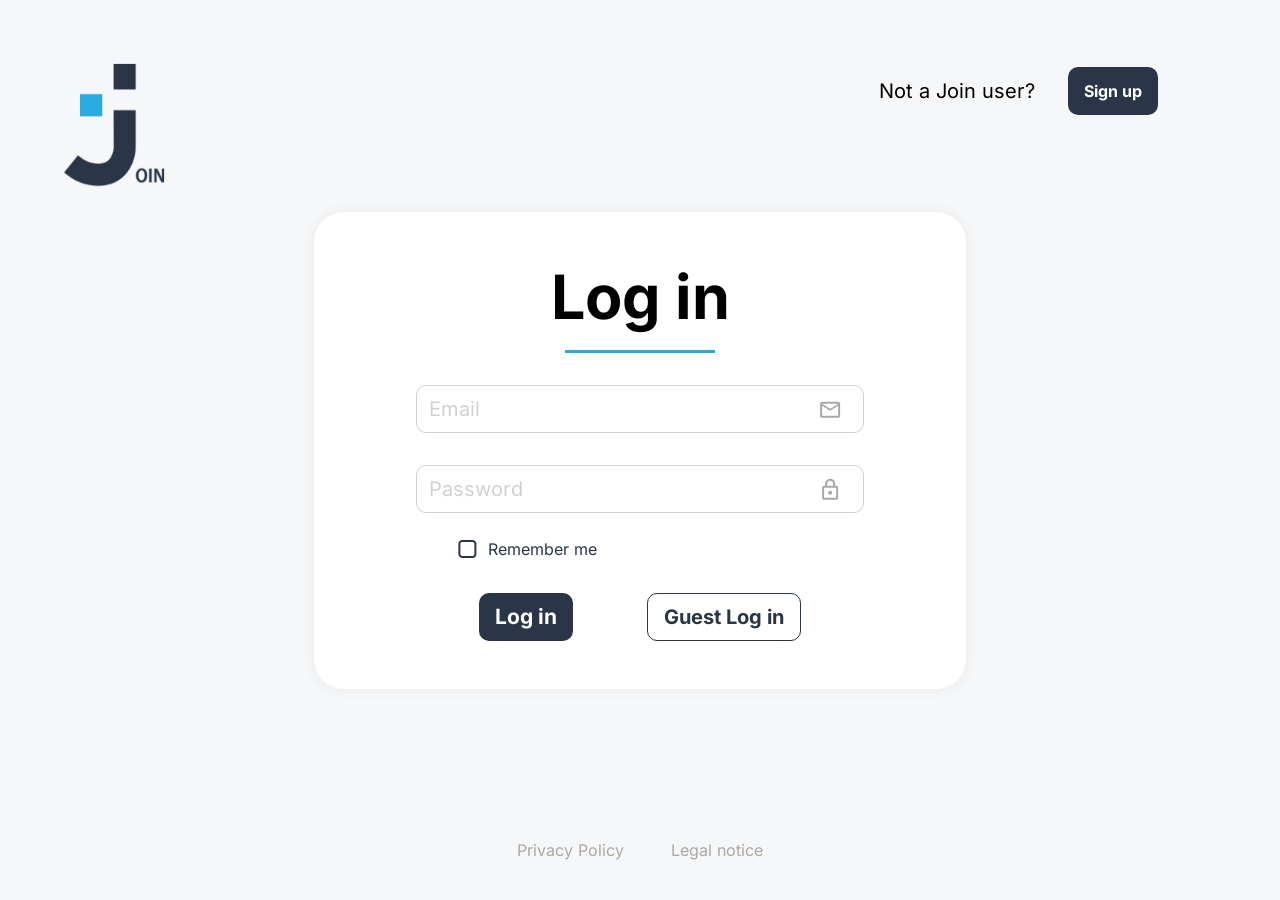
<file: Join/index.html>
<!DOCTYPE html>
<html lang="en">
  <head>
    <meta charset="UTF-8" />
    <meta name="viewport" content="width=device-width, initial-scale=1.0" />
    <title>Join</title>
    <link rel="icon" type="image/x-icon" href="./assets/img/png/favicon2.png" />

    <link rel="stylesheet" href="./style.css" />
    <link rel="stylesheet" href="./styles/fonts.css" />
    <link rel="stylesheet" href="./styles/assets.css" />
    <link rel="stylesheet" href="./styles/media.css" />
    <link rel="stylesheet" href="./styles/access.css" />
    <link rel="stylesheet" href="./styles/media/mediaAccess.css" />

    <script src="./scripts/dbBackup.js"></script>
    <script src="./script.js"></script>
    <script src="./scripts/accessEvents.js"></script>
    <script src="./scripts/accessLogin.js"></script>
    <script src="./scripts/accessSignup.js"></script>
    <script src="./scripts/accessValidation.js"></script>
  </head>
  <body onload="initAccess()">
    <div class="logo-container">
      <img class="img-logo" alt="join logo" />
    </div>

    <div id="change_access" class="change-access d-flex-spbe-center">
      <div class="font-c-black">Not a Join user?</div>
      <button
        class="font-s-16"
        onclick="toggleAccessWindow(), resetSignupFormInputs(), resetSignupAlert(), removeNoticeButtonBg()"
      >
        Sign up
      </button>
    </div>

    <div class="legal d-flex-spbe-center">
      <a onclick="openLegal('./html/privacyPolicy.html')">Privacy Policy</a>
      <a onclick="openLegal('./html/legalNotice.html')">Legal notice</a>
    </div>

    <form
      id="Login"
      onsubmit="loginAsUser(); return false"
      class="access-window window-login d-flex-column-center"
    >
      <div class="access-headline d-flex-column-center">
        <h1>Log in</h1>
        <div class="blue-line"></div>
      </div>

      <div class="content-area w-100 d-flex-column-center">
        <div class="input-space-login w-100 d-flex-column-center">
          <div class="w-100 d-flex-column pos-rel">
            <input
              id="login_email"
              type="e-mail"
              placeholder="Email"
              required
            />
            <img
              class="pos-abs top12-right21 cursor-p"
              src="./assets/img/png/mail.png"
              alt="mail icon"
            />
          </div>

          <div class="w-100 d-flex-column gap-8 pos-rel">
            <input
              id="login_password"
              type="password"
              placeholder="Password"
              ondragover="false"
              required
            />
            <img
              id="login_lock_icon"
              class="pos-abs top12-right21 cursor-p"
              src="./assets/img/png/lock.png"
              alt="lock icon"
            />
            <img
              id="login_toggle_password"
              class="pos-abs top12-right21 d-none cursor-p"
              src="./assets/img/png/visibility_off.png"
              alt="Toggle password visibility"
            />
            <div
              id="login_notice_field"
              class="font-s-12 font-c-255-129-144"
            ></div>
          </div>
        </div>

        <div class="remember w-100 gap-8">
          <img
            onclick="toggleCheckButtonAccess('login_check_off', 'button')"
            id="login_check_off"
            class="litte-button"
            src="./assets/img/png/check-button-false.png"
            alt="check button for remember me"
          />
          Remember me
        </div>
      </div>

      <div class="login-buttons">
        <div class="access-button"><button type="submit">Log in</button></div>
        <div class="access-button">
          <button
            type="button"
            onclick="loginAsGuest()"
            class="clear-button guest-button"
          >
            Guest Log in
          </button>
        </div>
      </div>
    </form>

    <form
      onsubmit="signUp(); return false"
      id="Signup"
      class="access-window window-signup d-flex-column-center d-none"
    >
      <img
        class="litte-button wh-32 d-flex-center arrow"
        onclick="toggleAccessWindow(), resetLoginAlert(), resetLoginFormInputs(), checkRememberMeData()"
        src="./assets/img/png/arrow-left-line.png"
        alt="back arrow"
      />

      <div class="access-headline d-flex-column-center">
        <h1>Sign up</h1>
        <div class="blue-line"></div>
      </div>

      <div class="content-area w-100 d-flex-column-center">
        <div class="input-space-signup w-100 d-flex-column-center">
          <div class="w-100 d-flex-column pos-rel">
            <input
              id="signup_email"
              type="email"
              placeholder="Email"
              required
            />
            <img
              class="pos-abs top12-right21 cursor-p"
              src="./assets/img/png/mail.png"
              alt="mail icon"
            />
          </div>

          <div class="w-100 d-flex-column pos-rel">
            <input id="signup_name" type="text" placeholder="Name" required />
            <img
              class="pos-abs top12-right21 cursor-p"
              src="./assets/img/png/person.png"
              alt="person icon"
            />
          </div>

          <div class="w-100 d-flex-column gap-8 pos-rel">
            <input
              id="signup_password"
              type="password"
              placeholder="Password"
              required
            />
            <img
              id="signup_lock_icon"
              class="pos-abs top12-right21 cursor-p"
              src="./assets/img/png/lock.png"
              alt="Lock icon"
            />
            <img
              id="signup_toggle_password"
              class="pos-abs top12-right21 d-none cursor-p"
              src="./assets/img/png/visibility_off.png"
              alt="Toggle password visibility"
            />
          </div>

          <div class="w-100 d-flex-column gap-8 pos-rel">
            <input
              id="signup_c_password"
              type="password"
              placeholder="Confirm Password"
              required
            />
            <img
              id="signup_c_lock_icon"
              class="pos-abs top12-right21 cursor-p"
              src="./assets/img/png/lock.png"
              alt="Lock icon"
            />
            <img
              id="signup_c_toggle_password"
              class="pos-abs top12-right21 d-none cursor-p"
              src="./assets/img/png/visibility_off.png"
              alt="Toggle password visibility"
            />
            <div
              id="signup_notice_field"
              class="font-s-12 font-c-255-129-144 d-flex-column gap-8"
            ></div>
          </div>
        </div>

        <div class="d-flex-center gap-4">
          <img
            onclick="toggleCheckButtonAccess(`signup_check_off`, 'button'), removeNoticeButtonBg()"
            id="signup_check_off"
            class="litte-button"
            src="./assets/img/png/check-button-false.png"
            alt="check button for accept legal notice"
          />
          <div class="font-c-168-168-168">I accept the</div>
          <a
            class="link-privacy-policy"
            onclick="openLegal('./html/legalNotice.html')"
            >Legal notice</a
          >
        </div>
      </div>

      <button class="signup-btn" type="submit">Sign up</button>
    </form>
    <div id="successfully_signed_up" class="overlay d-flex-center d-none">
      <div class="signup-message d-flex-center font-s-20 font-c-white">
        You Signed Up successfully
      </div>
    </div>
  </body>
</html>
</file>
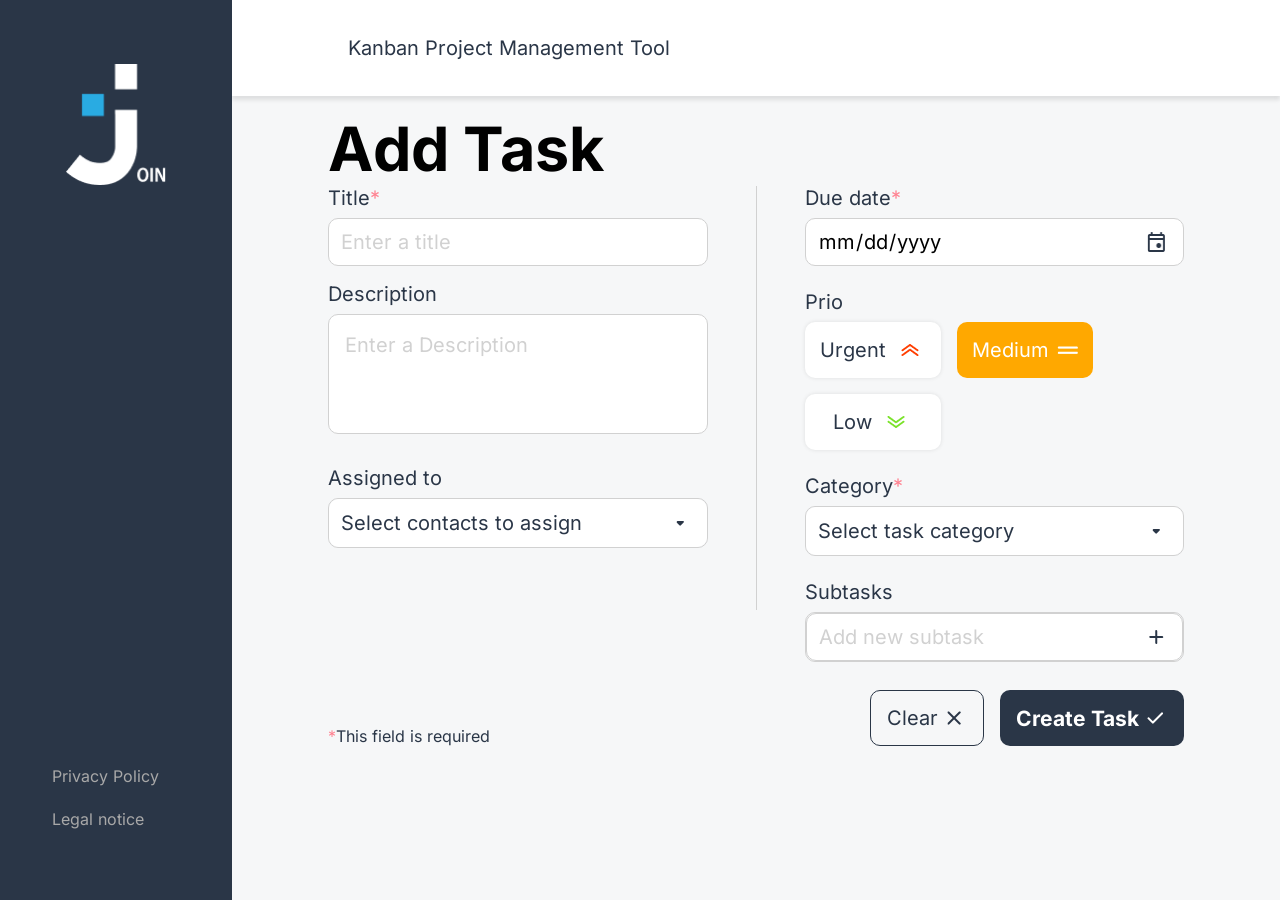
<file: Join/html/addTask.html>
<!DOCTYPE html>
<html lang="en">
  <head>
    <meta charset="UTF-8" />
    <meta name="viewport" content="width=device-width, initial-scale=1.0" />

    <title>Add Task</title>
    <link
      rel="icon"
      type="image/x-icon"
      href="../assets/img/png/favicon2.png"
    />
    <link rel="stylesheet" href="../style.css" />
    <link rel="stylesheet" href="../styles/fonts.css" />
    <link rel="stylesheet" href="../styles/assets.css" />
    <link rel="stylesheet" href="../styles/addTask.css" />
    <link rel="stylesheet" href="../styles/desktopTemplate.css" />
    <link rel="stylesheet" href="../styles/media/mediaDesktopTemplate.css" />
    <link rel="stylesheet" href="../styles/addTaskButtons.css" />
    <link rel="stylesheet" href="../styles/media.css" />
    <link rel="stylesheet" href="../styles/media/mediaAddTask.css" />
    <script src="../script.js"></script>
    <script src="../scripts/desktopTemplate.js"></script>
    <script src="../scripts/addTaskTemplate.js"></script>
    <script src="../scripts/addTaskButtons.js"></script>
    <script src="../scripts/addTaskFetchLoad.js"></script>
    <script src="../scripts/addTask.js"></script>
    <script src="../scripts/dbBackup.js"></script>
  </head>
  <body onload="initTemplateAddTask('add_task_template')">
    <div id="desktop_template"></div>
    <div
      onclick="closeTaskIfOutside(event)"
      id="add_task_content"
      class="content"
    >
      <div
        onclick="changeSubtasksImagesClick(event)"
        id="add_task_template"
      ></div>
    </div>
  </body>
</html>
</file>
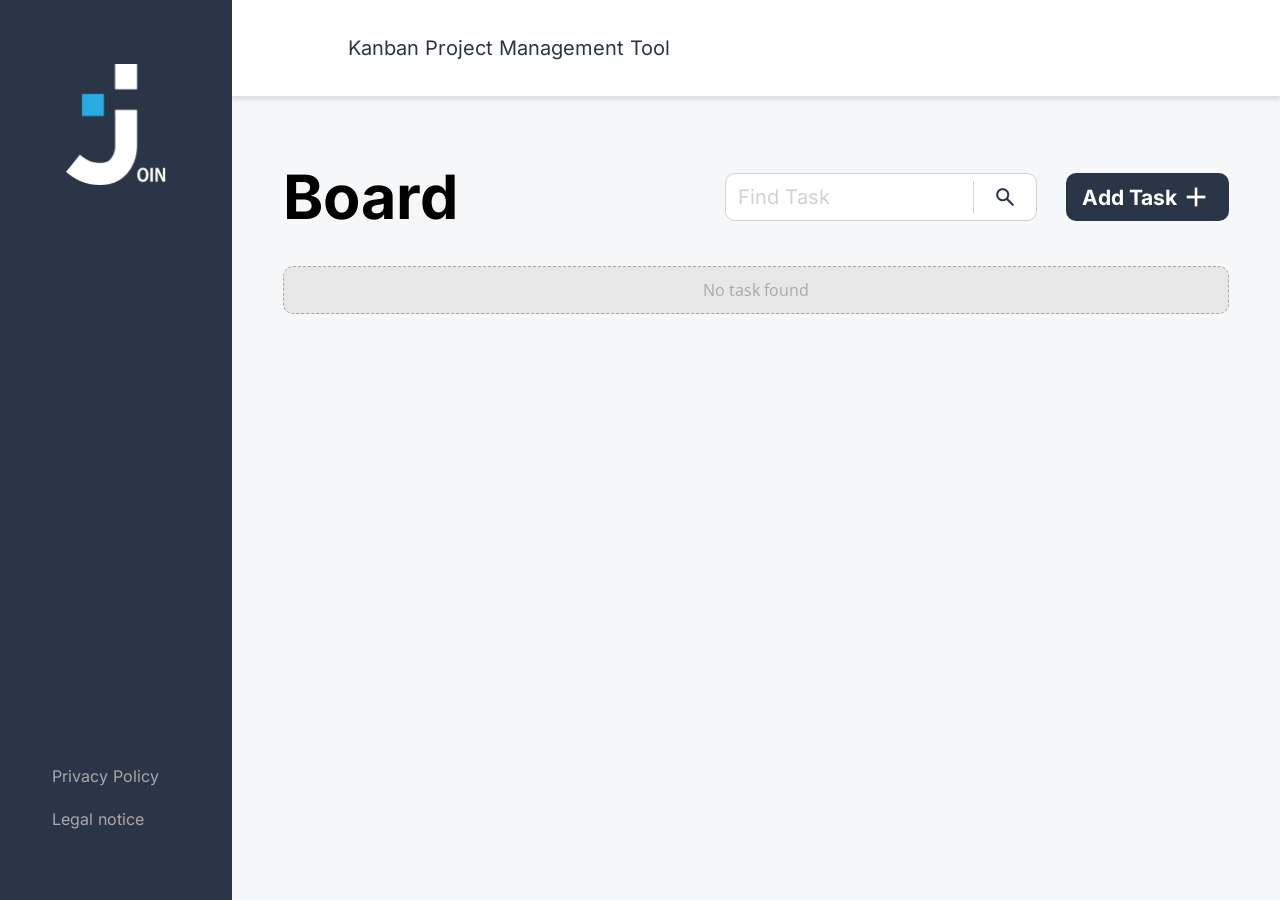
<file: Join/html/board.html>
<!DOCTYPE html>
<html lang="en">
  <head>
    <meta charset="UTF-8" />
    <meta name="viewport" content="width=device-width, initial-scale=1.0" />
    <title>Board</title>
    <link
      rel="icon"
      type="image/x-icon"
      href="../assets/img/png/favicon2.png"
    />
    <link rel="stylesheet" href="../style.css" />
    <link rel="stylesheet" href="../styles/fonts.css" />
    <link rel="stylesheet" href="../styles/assets.css" />
    <link rel="stylesheet" href="../styles/desktopTemplate.css" />
    <link rel="stylesheet" href="../styles/media/mediaDesktopTemplate.css" />
    <link rel="stylesheet" href="../styles/board.css" />
    <link rel="stylesheet" href="../styles/media.css" />
    <link rel="stylesheet" href="../styles/media/mediaBoard.css" />
    <link rel="stylesheet" href="../styles/addTask.css" />
    <link rel="stylesheet" href="../styles/addTaskButtons.css" />
    <link rel="stylesheet" href="../styles/media/mediaBoardTask.css" />

    <script src="../script.js"></script>
    <script src="../scripts/desktopTemplate.js"></script>
    <script src="../scripts/boardBasic.js"></script>
    <script src="../scripts/boardTasks.js"></script>
    <script src="../scripts/boardSingleTask.js"></script>
    <script src="../scripts/boardTemplate.js"></script>
    <script src="../scripts/boardAddTask.js"></script>
    <script src="../scripts/addTaskTemplate.js"></script>
    <script src="../scripts/addTaskFetchLoad.js"></script>
    <script src="../scripts/addTaskButtons.js"></script>
    <script src="../scripts/addTask.js"></script>
    <script src="../scripts/dbBackup.js"></script>
  </head>
  <body onload="updateTasksOnBoard()">
    <div id="desktop_template"></div>

    <section class="content board">
      <div class="d-flex-spbe-center">
        <h1>Board</h1>
        <div class="board-menue d-flex-spbe-center">
          <div class="search-box pos-rel d-flex-spbe-center" id="search_box">
            <input
              id="sought_task"
              oninput="updateTasksOnBoard(), clearSearchField('sought_task_mobile')"
              type="text"
              placeholder="Find Task"
            />
            <button
              class="input-button"
              id="sought_button"
              onclick="updateTasksOnBoard()"
            >
              <img
                class="magnifying-glass"
                src="../assets/img/png/magnifying-glass-default.png"
                alt="magnifiying glass"
              />
            </button>
          </div>

          <button
            class="btn-add-task"
            onclick="initTemplateAddTask('add_task_template', true); openAddTask('todo')"
          >
            <div class="wh-32 d-flex-center">
              <img src="../assets/img/png/add.png" alt="add task button" />
            </div>
          </button>
        </div>
      </div>

      <div class="search-box-mobile pos-rel d-flex-spbe-center" id="search_box">
        <input
          id="sought_task_mobile"
          oninput="updateTasksOnBoard(), clearSearchField('sought_task')"
          type="text"
          placeholder="Find Task"
        />
        <button
          class="input-button"
          id="sought_button"
          onclick="updateTasksOnBoard()"
        >
          <img
            class="magnifying-glass"
            src="../assets/img/png/magnifying-glass-default.png"
            alt="magnifiying glass"
          />
        </button>
      </div>

      <div id="task_not_found" class="task-not-found d-flex-center d-none">
        No task found
      </div>

      <div id="kanban_board" class="kanban-board">
        <div class="w-100 d-flex-column gap-12">
          <div
            class="d-flex-spbe-center kanban-header font-s-20 font-w-700 font-c-66-82-110"
          >
            To do
            <img
              onclick="initTemplateAddTask('add_task_template', true); openAddTask('todo')"
              class="add-board-btn"
              src="../assets/img/png/add-board-default.png"
              alt="add task button for todo status"
            />
          </div>
          <div
            id="kanban_todo"
            class="kanban-tasks d-flex-column"
            ondrop="moveTo('todo')"
            ondragover="allowDrop(event); hightlight('todo')"
            ondragleave="removeHightlight('todo')"
          ></div>
        </div>

        <div class="w-100 d-flex-column gap-12">
          <div
            class="d-flex-spbe-center kanban-header font-s-20 font-w-700 font-c-66-82-110"
          >
            In progress
            <img
              onclick="initTemplateAddTask('add_task_template', true); openAddTask('inprogress')"
              class="add-board-btn"
              src="../assets/img/png/add-board-default.png"
              alt="add task button for in progress status"
            />
          </div>
          <div
            id="kanban_inprogress"
            class="kanban-tasks d-flex-column"
            ondrop="moveTo('inprogress')"
            ondragover="allowDrop(event); hightlight('inprogress')"
            ondragleave="removeHightlight('inprogress')"
          ></div>
        </div>

        <div class="w-100 d-flex-column gap-12">
          <div
            class="d-flex-spbe-center kanban-header font-s-20 font-w-700 font-c-66-82-110"
          >
            Await feedback
            <img
              onclick="initTemplateAddTask('add_task_template', true); openAddTask('awaitfeedback')"
              class="add-board-btn"
              src="../assets/img/png/add-board-default.png"
              alt="add task button for awati feedback status"
            />
          </div>
          <div
            id="kanban_awaitfeedback"
            class="kanban-tasks d-flex-column"
            ondrop="moveTo('awaitfeedback')"
            ondragover="allowDrop(event); hightlight('awaitfeedback')"
            ondragleave="removeHightlight('awaitfeedback')"
          ></div>
        </div>

        <div class="w-100 d-flex-column gap-12">
          <div
            class="d-flex-spbe-center kanban-header font-s-20 font-w-700 font-c-66-82-110"
          >
            Done
            <div></div>
          </div>
          <div
            id="kanban_done"
            class="kanban-tasks d-flex-column"
            ondrop="moveTo('done')"
            ondragover="allowDrop(event); hightlight('done')"
            ondragleave="removeHightlight('done')"
          ></div>
        </div>
      </div>
    </section>

    <section
      class="overlay d-flex-center d-none"
      id="board_task_overlay"
      onclick="toggleOverlay('board_task_overlay'); updateTasksOnBoard(); clearButton()"
    >
      <div
        id="single_task"
        class="single-task"
        onclick="bubblingPrevention(event)"
      ></div>
    </section>

    <section
      class="overlay d-flex-center d-none"
      id="board_delete_overlay"
      onclick="toggleOverlay('board_delete_overlay')"
    >
      <div
        class="delete-permanently d-flex-column-center gap-32"
        onclick="bubblingPrevention(event)"
      >
        <div class="font-w-700 font-c-66-82-110">Delete task permanently?</div>
        <div class="delte-permanently-button-area d-flex-center">
          <div class="delete-btn" id="delete_yes_btn"></div>
          <button
            class="clear-button"
            onclick="toggleOverlay('board_delete_overlay')"
          >
            NO
          </button>
        </div>
      </div>
    </section>

    <section
      id="successfully_delete_task"
      class="overlay-delete d-flex-center d-none"
    >
      <div class="delete-message d-flex-center font-s-20 font-c-white">
        You delete the task permanently
      </div>
    </section>

    <section
      class="overlay d-flex-center d-none"
      id="edit_task_overlay"
      onclick="toggleOverlay('edit_task_overlay')"
    >
      <div
        onclick="bubblingPrevention(event)"
        class="edit-task-board-click"
        id="edit_task_board_click"
      >
        <div
          id="edit_task_board"
          class="single-edit-task content-overlay pos-rel"
          onclick="closeTaskIfOutside(event)"
        >
          <div id="edit_overflow" class="edit-overflow">
            <div
              onclick="changeSubtasksImagesClick(event)"
              class="pos-rel"
              id="edit_task_template"
            ></div>
          </div>
          <div
            onclick="toggleOverlay('edit_task_overlay')"
            class="close-add-task-button d-flex-center"
          >
            <img src="../assets/img/png/close.png" alt="close button" />
          </div>
        </div>
      </div>
    </section>

    <section
      class="overlay d-flex-center d-none"
      id="board_addtask_overlay"
      onclick="toggleOverlay('board_addtask_overlay')"
    >
      <div
        onclick="bubblingPrevention(event)"
        class="add-task-board-click"
        id="add_task_board_click"
      >
        <div
          id="add_task_board"
          class="add-task-board content-overlay pos-rel"
          onclick="closeTaskIfOutside(event)"
        >
          <div
            onclick=" changeSubtasksImagesClick(event)"
            id="add_task_template"
          ></div>
          <div
            onclick="toggleOverlay('board_addtask_overlay')"
            class="close-add-task-button d-flex-center"
          >
            <img src="../assets/img/png/close.png" alt="close button" />
          </div>
        </div>
      </div>
    </section>
  </body>
</html>
</file>
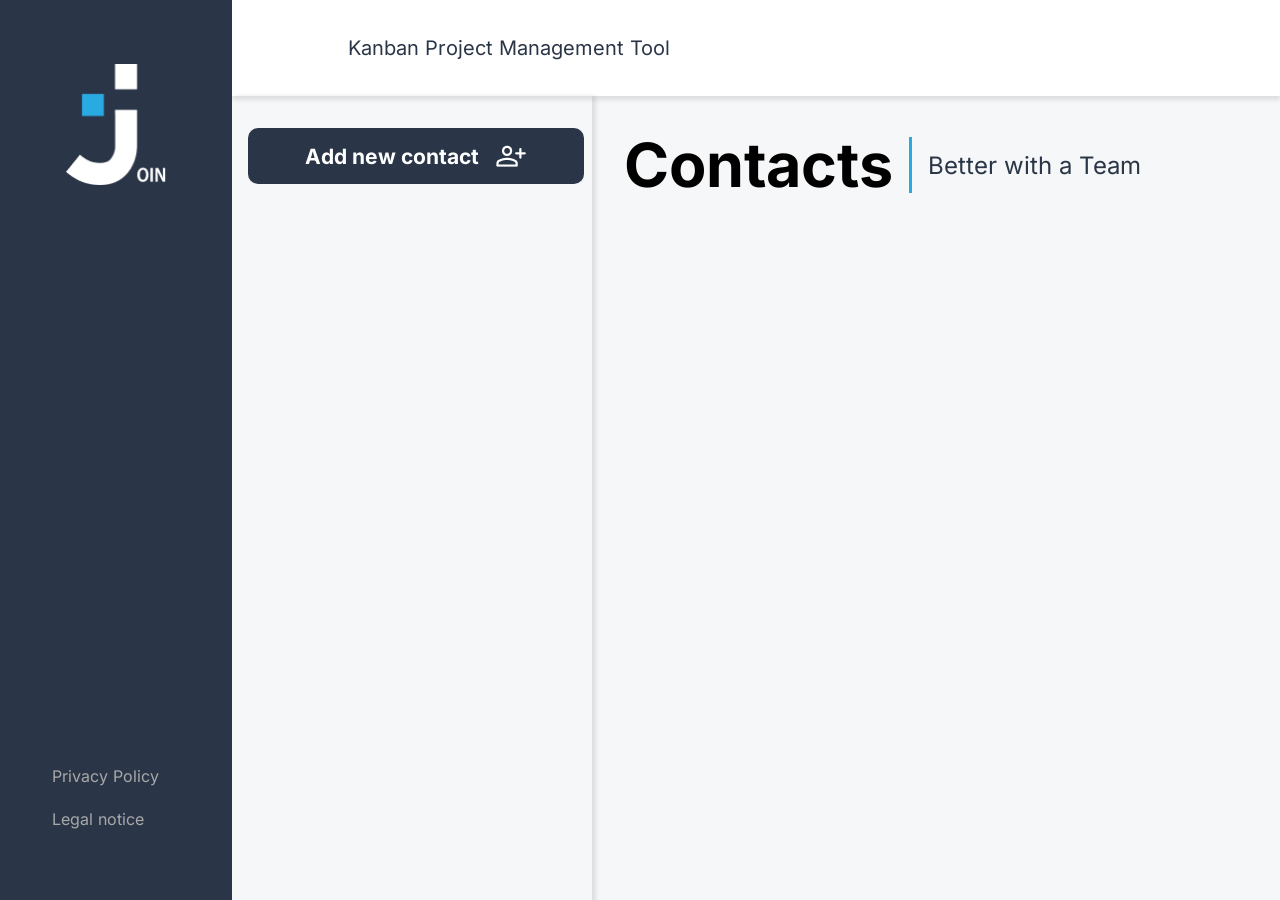
<file: Join/html/contacts.html>
<!DOCTYPE html>
<html lang="en">
  <head>
    <meta charset="UTF-8" />
    <meta name="viewport" content="width=device-width, initial-scale=1.0" />
    <link rel="stylesheet" href="../style.css" />
    <link rel="stylesheet" href="../styles/fonts.css" />
    <link rel="stylesheet" href="../styles/assets.css" />
    <link rel="stylesheet" href="../styles/desktopTemplate.css" />
    <link rel="stylesheet" href="../styles/contacts.css" />
    <link rel="stylesheet" href="../styles/media.css" />
    <link rel="stylesheet" href="../styles/media/mediaContacts.css" />
    <link rel="stylesheet" href="../styles/media/mediaDesktopTemplate.css" />
    <script src="../script.js"></script>
    <script src="../scripts/contacts.js"></script>
    <script src="../scripts/contactsValidation.js"></script>
    <script src="../scripts/contactsTemplates.js"></script>
    <script src="../scripts/desktopTemplate.js"></script>
    <script src="../scripts/dbBackup.js"></script>
    <link
      rel="icon"
      type="image/x-icon"
      href="../assets/img/png/favicon2.png"
    />
    <title>Contacts</title>
  </head>

  <body onload="renderContacts()">
    <div id="desktop_template"></div>

    <div id="contacts_content" class="contacts-content">
      <div id="contact_box" class="contact-box d-flex-column-center">
        <button
          onclick="toggleOverlay('dialog_contacts_overlay')"
          class="add-contact-btn d-flex-center gap-16"
        >
          <span class="add-contact-title"> Add new contact</span>
          <img src="../assets/img/png/person_add.png" alt="" />
        </button>

        <div id="contact_list" class="contact-list d-flex-column"></div>
      </div>

      <div id="contact_info" class="contact-info d-flex-column gap-32 pos-rel">
        <div class="contact-info-text">
          <h1>Contacts</h1>

          <div class="text-seperator"></div>

          <span class="info-text">Better with a Team</span>

          <img
            id="arrow_back"
            onclick="toggleContactInfo()"
            class="arrow-back"
            src="../assets/img/png/arrow-left-line.png"
            alt=""
          />
        </div>

        <div id="contact_info_box" class="contacts-info-box"></div>
      </div>
    </div>

    <section
      id="dialog_contacts_overlay"
      class="overlay d-flex-center d-none"
      onclick="toggleOverlay('dialog_contacts_overlay')"
    >
      <dialog
        id="dialog_contacts"
        class="dialog-add-contact"
        onclick="bubblingPrevention(event)"
      >
        <div
          class="close-cross little-button d-flex-center wh-24"
          onclick="toggleOverlay('dialog_contacts_overlay')"
        >
          <img src="../assets/img/png/close.png" alt="" />
        </div>
        <div class="dialog-left">
          <img
            class="logo-dialog"
            src="../assets/img/png/Join logo vector.png"
            alt=""
          />
          <div class="dialog-text-content d-flex-column gap-16">
            <div class="dialog-headline font-w-700 font-c-white">
              Add contact
            </div>

            <div class="dialog-text-seperator"></div>

            <span class="dialog-text font-c-white"
              >Tasks are better with a team!</span
            >
          </div>
        </div>

        <div class="user-logo d-flex-center">
          <img
            class="new-user-img"
            src="../assets/img/png/unknown-user.png"
            alt=""
          />
        </div>

        <div class="dialog-right d-flex-column">
          <div class="input-fields d-flex-column gap-16">
            <div>
              <input
                id="contact_name"
                class="input-background input-name-img"
                type="text"
                placeholder="Name"
              />
              <div class="field-alert font-s-12" id="field_alert_name"></div>
            </div>
            <div>
              <input
                id="contact_email"
                class="input-background input-email-img"
                type="email"
                placeholder="Email"
              />
              <div class="field-alert font-s-12" id="field_alert_email"></div>
            </div>
            <div>
              <input
                id="contact_phone"
                class="input-background input-phone-img"
                type="number"
                min="0"
                placeholder="Phone"
              />
            </div>
          </div>

          <div class="dialog-btns">
            <button
              onclick="toggleOverlay('dialog_contacts_overlay'), clearAddContactForm()"
              class="clear-button"
            >
              Cancel
              <img
                src="../assets/img/png/subtasks-cancel.png"
                alt="Cross sign default"
              />
            </button>
            <button onclick="createContact()">
              Create contact
              <img src="../assets/img/png/check.png" alt="check" />
            </button>
          </div>
        </div>
      </dialog>
    </section>

    <section
      id="dialog_edit_overlay"
      class="overlay d-flex-center d-none"
      onclick="toggleOverlay('dialog_edit_overlay')"
    >
      <dialog
        id="dialog_edit_contacts_overlay"
        class="dialog-edit"
        onclick="bubblingPrevention(event)"
      ></dialog>
    </section>

    <section
      id="dialog_mobilemenue_overlay"
      class="overlay d-flex-center d-none"
      onclick="toggleOverlay('dialog_mobilemenue_overlay')"
    >
      <div id="mobile_menu" class="mobile-menu"></div>
    </section>

    <section
      id="contact_delete_overlay"
      class="overlay d-flex-center d-none"
      onclick="toggleOverlay('contact_delete_overlay')"
    >
      <div
        class="delete-permanently d-flex-column-center gap-32"
        onclick="bubblingPrevention(event)"
      >
        <div class="font-w-700 font-c-66-82-110">
          Delete contact permanently?
        </div>
        <div class="delte-permanently-button-area d-flex-center">
          <div class="delete-btn" id="delete_yes_btn_contact"></div>
          <button
            class="clear-button"
            onclick="toggleOverlay('contact_delete_overlay')"
          >
            NO
          </button>
        </div>
      </div>
    </section>

    <section
      id="succesfully_created"
      class="overlay d-flex-center d-none"
    ></section>
  </body>
</html>
</file>
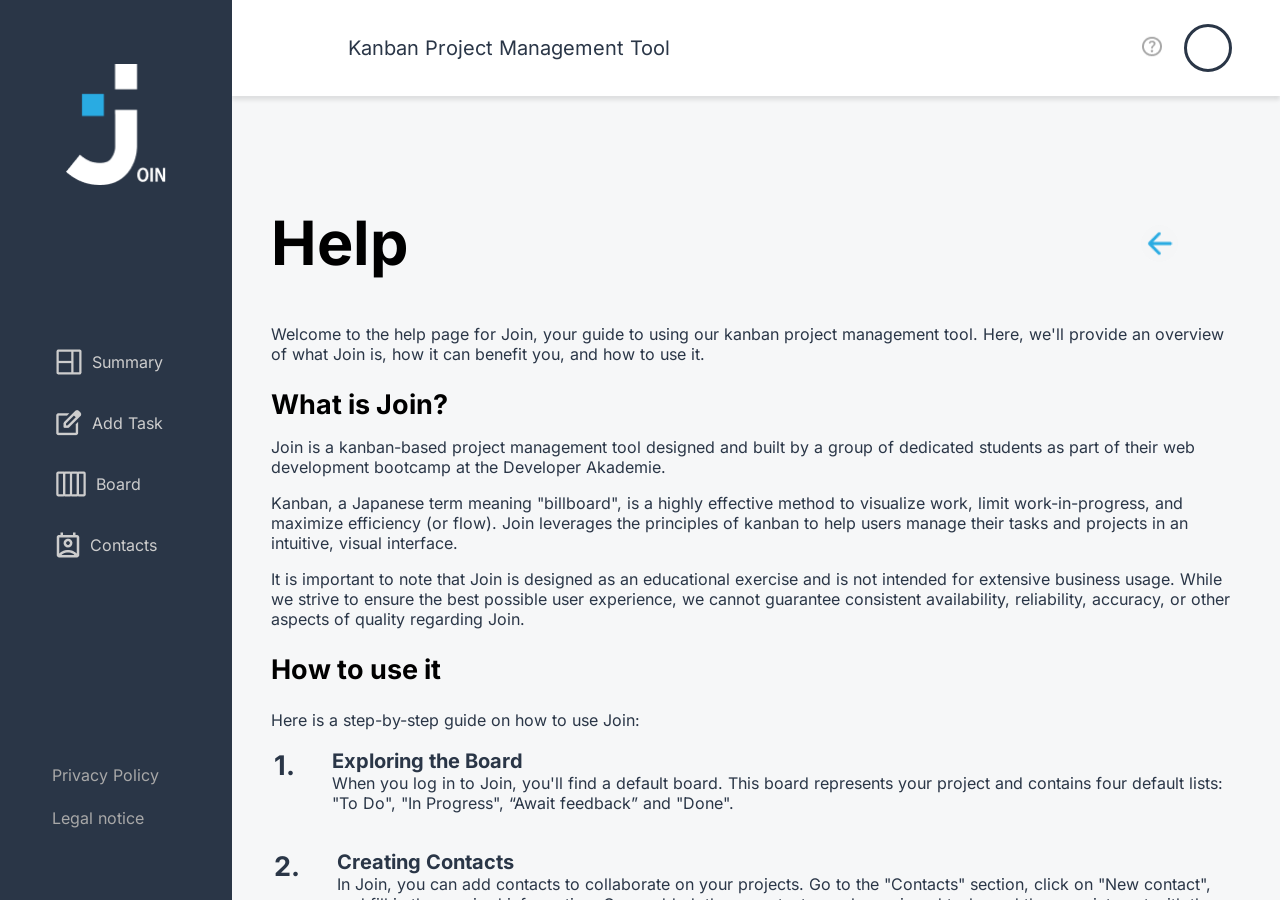
<file: Join/html/help.html>
<!DOCTYPE html>
<html lang="en">
  <head>
    <meta charset="UTF-8" />
    <meta name="viewport" content="width=device-width, initial-scale=1.0" />
    <link
      rel="icon"
      type="image/x-icon"
      href="../assets/img/png/favicon2.png"
    />
    <link rel="stylesheet" href="../style.css" />
    <link rel="stylesheet" href="../styles/media.css" />
    <link rel="stylesheet" href="../styles/assets.css" />
    <link rel="stylesheet" href="../styles/help.css" />
    <link rel="stylesheet" href="../styles/fonts.css" />
    <link rel="stylesheet" href="../styles/desktopTemplate.css" />
    <link rel="stylesheet" href="../styles/media/mediaDesktopTemplate.css" />
    <link rel="stylesheet" href="../styles/media/mediaLegal.css" />
    <script src="../scripts/desktopTemplate.js"></script>
    <script src="../script.js"></script>
    <script src="../scripts/dbBackup.js"></script>
    <title>Help</title>
  </head>
  <body>
    <div id="desktop_template"></div>
    <div class="content content-help">
      <div class="headline">
        <h1>Help</h1>
        <img
          class="arrow-back"
          id="showLastPage"
          onclick="goBack()"
          src="../assets/img/png/arrow-left-line.png"
          alt=""
        />
      </div>

      <div class="help-text">
        <span
          >Welcome to the help page for Join, your guide to using our kanban
          project management tool. Here, we'll provide an overview of what Join
          is, how it can benefit you, and how to use it.</span
        >
        <div class="what-is-join">
          <h2>What is Join?</h2>
          <span
            >Join is a kanban-based project management tool designed and built
            by a group of dedicated students as part of their web development
            bootcamp at the Developer Akademie.</span
          >

          <span
            >Kanban, a Japanese term meaning "billboard", is a highly effective
            method to visualize work, limit work-in-progress, and maximize
            efficiency (or flow). Join leverages the principles of kanban to
            help users manage their tasks and projects in an intuitive, visual
            interface.</span
          >

          <span
            >It is important to note that Join is designed as an educational
            exercise and is not intended for extensive business usage. While we
            strive to ensure the best possible user experience, we cannot
            guarantee consistent availability, reliability, accuracy, or other
            aspects of quality regarding Join.</span
          >
        </div>
        <h2>How to use it</h2>
        <div class="how-to-use">
          <span>Here is a step-by-step guide on how to use Join:</span>
          <div class="how-to-use">
            <table>
              <tbody>
                <tr>
                  <td class="counter">1.</td>
                  <td>
                    <h3>Exploring the Board</h3>
                    <span>
                      When you log in to Join, you'll find a default board. This
                      board represents your project and contains four default
                      lists: "To Do", "In Progress", “Await feedback” and
                      "Done".</span
                    >
                  </td>
                </tr>
                <tr>
                  <td class="counter">2.</td>
                  <td>
                    <h3>Creating Contacts</h3>
                    <span
                      >In Join, you can add contacts to collaborate on your
                      projects. Go to the "Contacts" section, click on "New
                      contact", and fill in the required information. Once
                      added, these contacts can be assigned tasks and they can
                      interact with the tasks on the board.</span
                    >
                  </td>
                </tr>
                <tr>
                  <td class="counter">3.</td>
                  <td>
                    <h3>Adding Cards</h3>
                    <span>
                      Now that you've added your contacts, you can start adding
                      cards. Cards represent individual tasks. Click the "+"
                      button under the appropriate list to create a new card.
                      Fill in the task details in the card, like task name,
                      description, due date, assignees, etc.</span
                    >
                  </td>
                </tr>
                <tr>
                  <td class="counter">4.</td>
                  <td>
                    <h3>Moving Cards</h3>
                    <span
                      >As the task moves from one stage to another, you can
                      reflect that on the board by dragging and dropping the
                      card from one list to another.</span
                    >
                  </td>
                </tr>
                <tr>
                  <td class="counter">5.</td>
                  <td>
                    <h3>Deleting Cards</h3>
                    <span
                      >Once a task is completed, you can either move it to the
                      "Done" list or delete it. Deleting a card will permanently
                      remove it from the board. Please exercise caution when
                      deleting cards, as this action is irreversible. <br />
                      <br />
                      Remember that using Join effectively requires consistent
                      updates from you and your team to ensure the board
                      reflects the current state of your project.
                      <br />
                      <br />
                      Have more questions about Join? Feel free to contact us at
                      renken.susanne@gmail.com. We're here to help you!
                    </span>
                  </td>
                </tr>
              </tbody>
            </table>
          </div>
        </div>
        <h2>Enjoy using Join!</h2>
        <br />
        <br />
      </div>
    </div>
  </body>
</html>
</file>
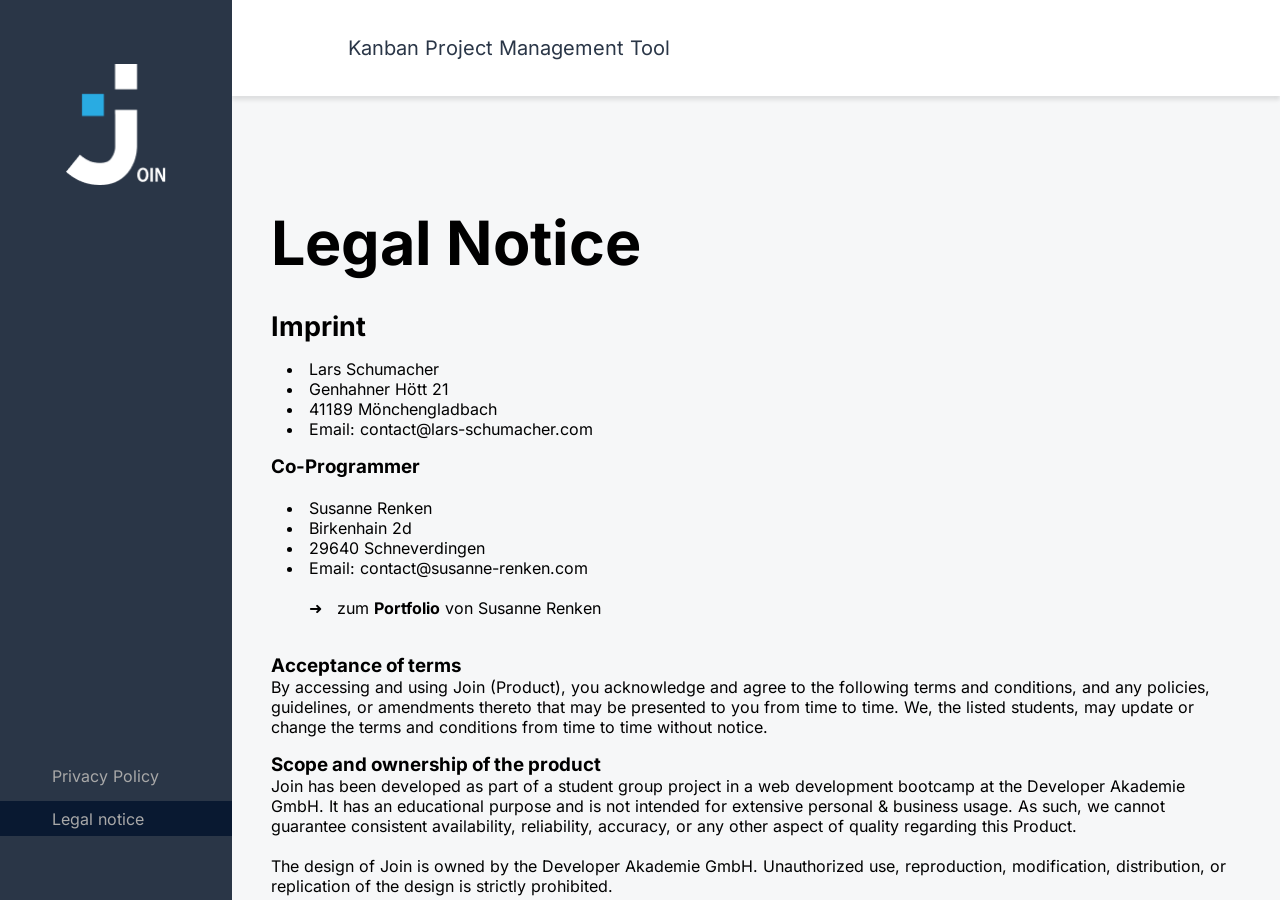
<file: Join/html/legalNotice.html>
<!DOCTYPE html>
<html lang="en">
  <head>
    <meta charset="UTF-8" />
    <meta name="viewport" content="width=device-width, initial-scale=1.0" />
    <link
      rel="icon"
      type="image/x-icon"
      href="../assets/img/png/favicon2.png"
    />
    <link rel="stylesheet" href="../style.css" />
    <link rel="stylesheet" href="../styles/media.css">
    <link rel="stylesheet" href="../styles/assets.css">
    <link rel="stylesheet" href="../styles/legalNotice.css" />
    <link rel="stylesheet" href="../styles/fonts.css" />
    <link rel="stylesheet" href="../styles/desktopTemplate.css" />
    <link rel="stylesheet" href="../styles/media/mediaDesktopTemplate.css" />
    <link rel="stylesheet" href="../styles/media/mediaLegal.css" />
    <script src="../scripts/desktopTemplate.js"></script>
    <script src="../script.js"></script>
    <script src="../scripts/dbBackup.js"></script>
    <title>legal notice</title>
  </head>
  <body>
    <div id="desktop_template"></div>
    <div id="legalNotice_content" class="content content-legal-notice">
      <div class="headline">
        <h1>Legal Notice</h1>
        <img
          id="arrow_back"
          onclick="goBack()"
          class="arrow-back"
          src="../assets/img/png/arrow-left-line.png"
          alt=""
        />
      </div>
      <div>
        <div class="imprint">
          <h2>Imprint</h2>
          <div>
            <li>Lars  Schumacher</li>
            <li>Genhahner Hött 21</li>
            <li>41189 Mönchengladbach</li>
            <li>Email: contact@lars-schumacher.com</li>
          </div>
          <div>
            <h3>Co-Programmer</h3>
            <br>
            <li>Susanne Renken</li>
            <li>Birkenhain 2d</span>
            <li>29640 Schneverdingen</li>
            <li>Email: contact@susanne-renken.com</li>
            <br>
            <div class="portfolio-link"><a href="https://susanne-renken.com">➜ &nbsp; zum <b>Portfolio</b> von Susanne Renken</a></div>
            <br>
          </div>
          <div>
            <h3>Acceptance of terms</h3>
            <span>
              By accessing and using Join (Product), you acknowledge and agree
              to the following terms and conditions, and any policies,
              guidelines, or amendments thereto that may be presented to you
              from time to time. We, the listed students, may update or change
              the terms and conditions from time to time without notice.
            </span>
          </div>
          <div>
            <h3>Scope and ownership of the product</h3>
            <span>
              Join has been developed as part of a student group project in a
              web development bootcamp at the Developer Akademie GmbH. It has an
              educational purpose and is not intended for extensive personal &
              business usage. As such, we cannot guarantee consistent
              availability, reliability, accuracy, or any other aspect of
              quality regarding this Product. <br /><br />
              The design of Join is owned by the Developer Akademie GmbH.
              Unauthorized use, reproduction, modification, distribution, or
              replication of the design is strictly prohibited.
            </span>
          </div>
          <div>
            <h3>Proprietary rights</h3>
            <span>
              Aside from the design owned by Developer Akademie GmbH, we, the
              listed students, retain all proprietary rights in Join, including
              any associated copyrighted material, trademarks, and other
              proprietary information.
            </span>
          </div>
          <div>
            <h3>Use of the product</h3>
            <span>
              Join is intended to be used for lawful purposes only, in
              accordance with all applicable laws and regulations. Any use of
              Join for illegal activities, or to harass, harm, threaten, or
              intimidate another person, is strictly prohibited. You are solely
              responsible for your interactions with other users of Join.
            </span>
          </div>
          <div>
            <h3>Disclaimer of warranties and limitation of liability</h3>
            <span>
              Join is provided "as is" without warranty of any kind, whether
              express or implied, including but not limited to the implied
              warranties of merchantability, fitness for a particular purpose,
              and non-infringement. In no event will we, the listed students, or
              the Developer Akademie, be liable for any direct, indirect,
              incidental, special, consequential or exemplary damages, including
              but not limited to, damages for loss of profits, goodwill, use,
              data, or other intangible losses, even if we have been advised of
              the possibility of such damages, arising out of or in connection
              with the use or performance of Join.
            </span>
          </div>
          <div>
            <h3>Indemnity</h3>
            <span>
              You agree to indemnify, defend and hold harmless us, the listed
              students, the Developer Akademie, and our affiliates, partners,
              officers, directors, agents, and employees, from and against any
              claim, demand, loss, damage, cost, or liability (including
              reasonable legal fees) arising out of or relating to your use of
              Join and/or your breach of this Legal Notice.
            </span>
          </div>
          <span>
            For any questions or notices, please contact us at contact@lars-schumacher.com.
          </span>

          <span>Date: October 03, 2024</span>
        </div>
      </div>
    </div>
  </body>
</html>
</file>
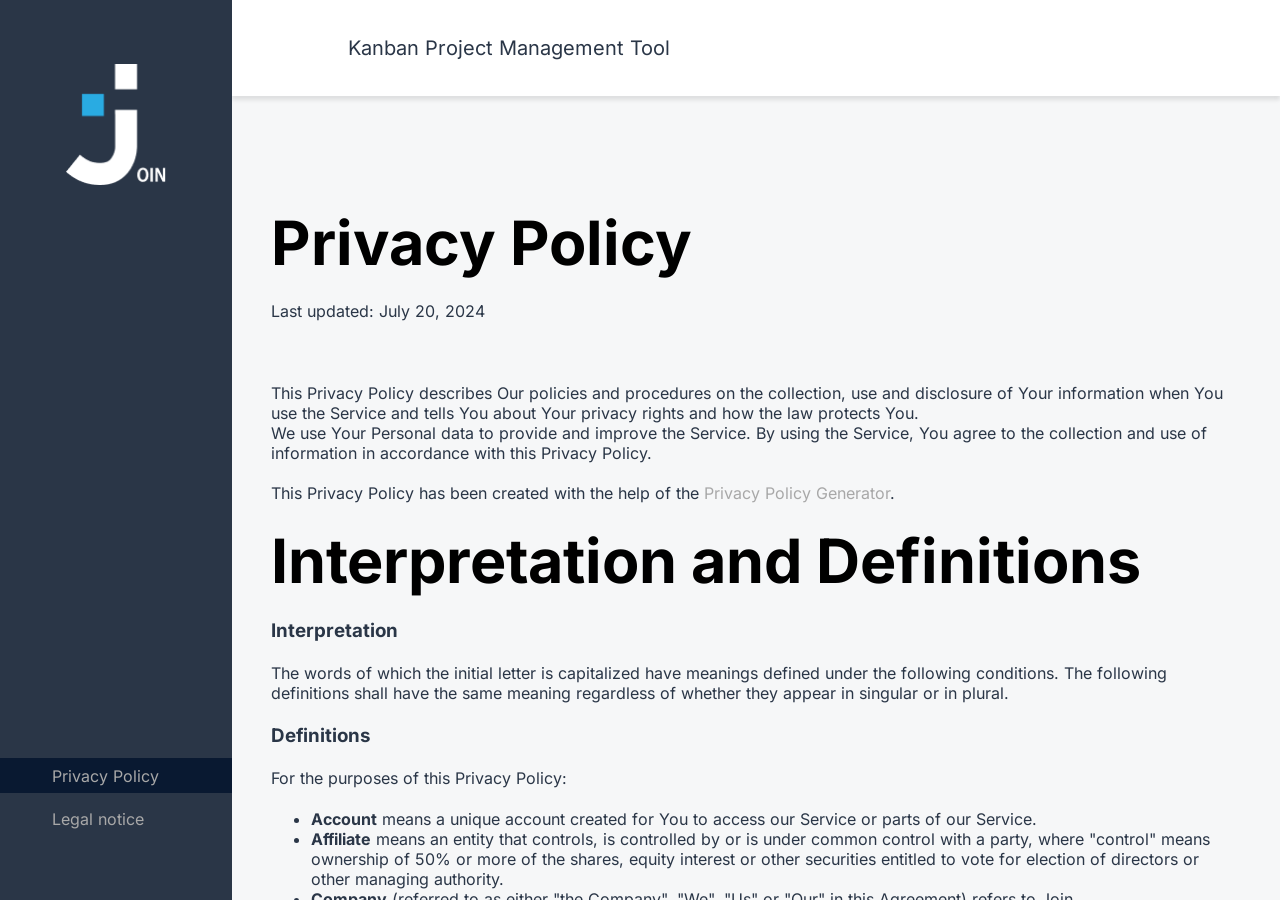
<file: Join/html/privacyPolicy.html>
<!DOCTYPE html>
<html lang="en">
  <head>
    <meta charset="UTF-8" />
    <meta name="viewport" content="width=device-width, initial-scale=1.0" />
    <link
      rel="icon"
      type="image/x-icon"
      href="../assets/img/png/favicon2.png"
    />
    <link rel="stylesheet" href="../style.css" />
    <link rel="stylesheet" href="../styles/media.css" />
    <link rel="stylesheet" href="../styles/assets.css" />
    <link rel="stylesheet" href="../styles/privacyPolicy.css" />
    <link rel="stylesheet" href="../styles/fonts.css" />
    <link rel="stylesheet" href="../styles/desktopTemplate.css" />
    <link rel="stylesheet" href="../styles/media/mediaDesktopTemplate.css" />
    <link rel="stylesheet" href="../styles/media/mediaLegal.css" />
    <script src="../scripts/desktopTemplate.js"></script>
    <script src="../script.js"></script>
    <script src="../scripts/dbBackup.js"></script>
    <title>privacy policy</title>
  </head>
  <body>
    <div id="desktop_template"></div>
    <div id="privacyPolicy_content" class="content content-policy">
      <div class="headline">
        <h1>Privacy Policy</h1>
        <img
          id="arrow_back"
          onclick="goBack()"
          class="arrow-back"
          src="../assets/img/png/arrow-left-line.png"
          alt=""
        />
      </div>

      <p>Last updated: July 20, 2024</p>
      <br />
      <div>
        <p>
          This Privacy Policy describes Our policies and procedures on the
          collection, use and disclosure of Your information when You use the
          Service and tells You about Your privacy rights and how the law
          protects You.
        </p>
        <p>
          We use Your Personal data to provide and improve the Service. By using
          the Service, You agree to the collection and use of information in
          accordance with this Privacy Policy.
          <br />
          <br />
          This Privacy Policy has been created with the help of the
          <a
            href="https://www.termsfeed.com/privacy-policy-generator/"
            target="_blank"
            >Privacy Policy Generator</a
          >.
        </p>
      </div>
      <h2>Interpretation and Definitions</h2>
      <h3>Interpretation</h3>
      <p>
        The words of which the initial letter is capitalized have meanings
        defined under the following conditions. The following definitions shall
        have the same meaning regardless of whether they appear in singular or
        in plural.
      </p>
      <h3>Definitions</h3>
      <p>For the purposes of this Privacy Policy:</p>
      <ul>
        <li>
          <p>
            <strong>Account</strong> means a unique account created for You to
            access our Service or parts of our Service.
          </p>
        </li>
        <li>
          <p>
            <strong>Affiliate</strong> means an entity that controls, is
            controlled by or is under common control with a party, where
            &quot;control&quot; means ownership of 50% or more of the shares,
            equity interest or other securities entitled to vote for election of
            directors or other managing authority.
          </p>
        </li>
        <li>
          <p>
            <strong>Company</strong> (referred to as either &quot;the
            Company&quot;, &quot;We&quot;, &quot;Us&quot; or &quot;Our&quot; in
            this Agreement) refers to Join.
          </p>
        </li>
        <li>
          <p>
            <strong>Cookies</strong> are small files that are placed on Your
            computer, mobile device or any other device by a website, containing
            the details of Your browsing history on that website among its many
            uses.
          </p>
        </li>
        <li>
          <p><strong>Country</strong> refers to: Niedersachsen, Germany</p>
        </li>
        <li>
          <p>
            <strong>Device</strong> means any device that can access the Service
            such as a computer, a cellphone or a digital tablet.
          </p>
        </li>
        <li>
          <p>
            <strong>Personal Data</strong> is any information that relates to an
            identified or identifiable individual.
          </p>
        </li>
        <li>
          <p><strong>Service</strong> refers to the Website.</p>
        </li>
        <li>
          <p>
            <strong>Service Provider</strong> means any natural or legal person
            who processes the data on behalf of the Company. It refers to
            third-party companies or individuals employed by the Company to
            facilitate the Service, to provide the Service on behalf of the
            Company, to perform services related to the Service or to assist the
            Company in analyzing how the Service is used.
          </p>
        </li>
        <li>
          <p>
            <strong>Usage Data</strong> refers to data collected automatically,
            either generated by the use of the Service or from the Service
            infrastructure itself (for example, the duration of a page visit).
          </p>
        </li>
        <li>
          <p>
            <strong>Website</strong> refers to Join, accessible from
            <a
              href="http://www.join.com"
              rel="external nofollow noopener"
              target="_blank"
              >http://www.join.com</a
            >
          </p>
        </li>
        <li>
          <p>
            <strong>You</strong> means the individual accessing or using the
            Service, or the company, or other legal entity on behalf of which
            such individual is accessing or using the Service, as applicable.
          </p>
        </li>
      </ul>
      <h2>Collecting and Using Your Personal Data</h2>
      <h3>Types of Data Collected</h3>
      <h4>Personal Data</h4>
      <p>
        While using Our Service, We may ask You to provide Us with certain
        personally identifiable information that can be used to contact or
        identify You. Personally identifiable information may include, but is
        not limited to:
      </p>
      <ul>
        <li>
          <p>Email address</p>
        </li>
        <li>
          <p>First name and last name</p>
        </li>
        <li>
          <p>Usage Data</p>
        </li>
      </ul>
      <h4>Usage Data</h4>
      <p>Usage Data is collected automatically when using the Service.</p>
      <p>
        Usage Data may include information such as Your Device's Internet
        Protocol address (e.g. IP address), browser type, browser version, the
        pages of our Service that You visit, the time and date of Your visit,
        the time spent on those pages, unique device identifiers and other
        diagnostic data.
      </p>
      <p>
        When You access the Service by or through a mobile device, We may
        collect certain information automatically, including, but not limited
        to, the type of mobile device You use, Your mobile device unique ID, the
        IP address of Your mobile device, Your mobile operating system, the type
        of mobile Internet browser You use, unique device identifiers and other
        diagnostic data.
      </p>
      <p>
        We may also collect information that Your browser sends whenever You
        visit our Service or when You access the Service by or through a mobile
        device.
      </p>
      <h4>Tracking Technologies and Cookies</h4>
      <p>
        We use Cookies and similar tracking technologies to track the activity
        on Our Service and store certain information. Tracking technologies used
        are beacons, tags, and scripts to collect and track information and to
        improve and analyze Our Service. The technologies We use may include:
      </p>
      <ul>
        <li>
          <strong>Cookies or Browser Cookies.</strong> A cookie is a small file
          placed on Your Device. You can instruct Your browser to refuse all
          Cookies or to indicate when a Cookie is being sent. However, if You do
          not accept Cookies, You may not be able to use some parts of our
          Service. Unless you have adjusted Your browser setting so that it will
          refuse Cookies, our Service may use Cookies.
        </li>
        <li>
          <strong>Web Beacons.</strong> Certain sections of our Service and our
          emails may contain small electronic files known as web beacons (also
          referred to as clear gifs, pixel tags, and single-pixel gifs) that
          permit the Company, for example, to count users who have visited those
          pages or opened an email and for other related website statistics (for
          example, recording the popularity of a certain section and verifying
          system and server integrity).
        </li>
      </ul>
      <p>
        Cookies can be &quot;Persistent&quot; or &quot;Session&quot; Cookies.
        Persistent Cookies remain on Your personal computer or mobile device
        when You go offline, while Session Cookies are deleted as soon as You
        close Your web browser. You can learn more about cookies on
        <a
          href="https://www.termsfeed.com/blog/cookies/#What_Are_Cookies"
          target="_blank"
          >TermsFeed website</a
        >
        article.
      </p>
      <p>
        We use both Session and Persistent Cookies for the purposes set out
        below:
      </p>
      <ul>
        <li>
          <p><strong>Necessary / Essential Cookies</strong></p>
          <p>Type: Session Cookies</p>
          <p>Administered by: Us</p>
          <p>
            Purpose: These Cookies are essential to provide You with services
            available through the Website and to enable You to use some of its
            features. They help to authenticate users and prevent fraudulent use
            of user accounts. Without these Cookies, the services that You have
            asked for cannot be provided, and We only use these Cookies to
            provide You with those services.
          </p>
        </li>
        <li>
          <p><strong>Cookies Policy / Notice Acceptance Cookies</strong></p>
          <p>Type: Persistent Cookies</p>
          <p>Administered by: Us</p>
          <p>
            Purpose: These Cookies identify if users have accepted the use of
            cookies on the Website.
          </p>
        </li>
        <li>
          <p><strong>Functionality Cookies</strong></p>
          <p>Type: Persistent Cookies</p>
          <p>Administered by: Us</p>
          <p>
            Purpose: These Cookies allow us to remember choices You make when
            You use the Website, such as remembering your login details or
            language preference. The purpose of these Cookies is to provide You
            with a more personal experience and to avoid You having to re-enter
            your preferences every time You use the Website.
          </p>
        </li>
      </ul>
      <p>
        For more information about the cookies we use and your choices regarding
        cookies, please visit our Cookies Policy or the Cookies section of our
        Privacy Policy.
      </p>
      <h3>Use of Your Personal Data</h3>
      <p>The Company may use Personal Data for the following purposes:</p>
      <ul>
        <li>
          <p>
            <strong>To provide and maintain our Service</strong>, including to
            monitor the usage of our Service.
          </p>
        </li>
        <li>
          <p>
            <strong>To manage Your Account:</strong> to manage Your registration
            as a user of the Service. The Personal Data You provide can give You
            access to different functionalities of the Service that are
            available to You as a registered user.
          </p>
        </li>
        <li>
          <p>
            <strong>For the performance of a contract:</strong> the development,
            compliance and undertaking of the purchase contract for the
            products, items or services You have purchased or of any other
            contract with Us through the Service.
          </p>
        </li>
        <li>
          <p>
            <strong>To contact You:</strong> To contact You by email, telephone
            calls, SMS, or other equivalent forms of electronic communication,
            such as a mobile application's push notifications regarding updates
            or informative communications related to the functionalities,
            products or contracted services, including the security updates,
            when necessary or reasonable for their implementation.
          </p>
        </li>
        <li>
          <p>
            <strong>To provide You</strong> with news, special offers and
            general information about other goods, services and events which we
            offer that are similar to those that you have already purchased or
            enquired about unless You have opted not to receive such
            information.
          </p>
        </li>
        <li>
          <p>
            <strong>To manage Your requests:</strong> To attend and manage Your
            requests to Us.
          </p>
        </li>
        <li>
          <p>
            <strong>For business transfers:</strong> We may use Your information
            to evaluate or conduct a merger, divestiture, restructuring,
            reorganization, dissolution, or other sale or transfer of some or
            all of Our assets, whether as a going concern or as part of
            bankruptcy, liquidation, or similar proceeding, in which Personal
            Data held by Us about our Service users is among the assets
            transferred.
          </p>
        </li>
        <li>
          <p>
            <strong>For other purposes</strong>: We may use Your information for
            other purposes, such as data analysis, identifying usage trends,
            determining the effectiveness of our promotional campaigns and to
            evaluate and improve our Service, products, services, marketing and
            your experience.
          </p>
        </li>
      </ul>
      <p>We may share Your personal information in the following situations:</p>
      <ul>
        <li>
          <strong>With Service Providers:</strong> We may share Your personal
          information with Service Providers to monitor and analyze the use of
          our Service, to contact You.
        </li>
        <li>
          <strong>For business transfers:</strong> We may share or transfer Your
          personal information in connection with, or during negotiations of,
          any merger, sale of Company assets, financing, or acquisition of all
          or a portion of Our business to another company.
        </li>
        <li>
          <strong>With Affiliates:</strong> We may share Your information with
          Our affiliates, in which case we will require those affiliates to
          honor this Privacy Policy. Affiliates include Our parent company and
          any other subsidiaries, joint venture partners or other companies that
          We control or that are under common control with Us.
        </li>
        <li>
          <strong>With business partners:</strong> We may share Your information
          with Our business partners to offer You certain products, services or
          promotions.
        </li>
        <li>
          <strong>With other users:</strong> when You share personal information
          or otherwise interact in the public areas with other users, such
          information may be viewed by all users and may be publicly distributed
          outside.
        </li>
        <li>
          <strong>With Your consent</strong>: We may disclose Your personal
          information for any other purpose with Your consent.
        </li>
      </ul>
      <h3>Retention of Your Personal Data</h3>
      <p>
        The Company will retain Your Personal Data only for as long as is
        necessary for the purposes set out in this Privacy Policy. We will
        retain and use Your Personal Data to the extent necessary to comply with
        our legal obligations (for example, if we are required to retain your
        data to comply with applicable laws), resolve disputes, and enforce our
        legal agreements and policies.
      </p>
      <p>
        The Company will also retain Usage Data for internal analysis purposes.
        Usage Data is generally retained for a shorter period of time, except
        when this data is used to strengthen the security or to improve the
        functionality of Our Service, or We are legally obligated to retain this
        data for longer time periods.
      </p>
      <h3>Transfer of Your Personal Data</h3>
      <p>
        Your information, including Personal Data, is processed at the Company's
        operating offices and in any other places where the parties involved in
        the processing are located. It means that this information may be
        transferred to — and maintained on — computers located outside of Your
        state, province, country or other governmental jurisdiction where the
        data protection laws may differ than those from Your jurisdiction.
      </p>
      <p>
        Your consent to this Privacy Policy followed by Your submission of such
        information represents Your agreement to that transfer.
      </p>
      <p>
        The Company will take all steps reasonably necessary to ensure that Your
        data is treated securely and in accordance with this Privacy Policy and
        no transfer of Your Personal Data will take place to an organization or
        a country unless there are adequate controls in place including the
        security of Your data and other personal information.
      </p>
      <h3>Delete Your Personal Data</h3>
      <p>
        You have the right to delete or request that We assist in deleting the
        Personal Data that We have collected about You.
      </p>
      <p>
        Our Service may give You the ability to delete certain information about
        You from within the Service.
      </p>
      <p>
        You may update, amend, or delete Your information at any time by signing
        in to Your Account, if you have one, and visiting the account settings
        section that allows you to manage Your personal information. You may
        also contact Us to request access to, correct, or delete any personal
        information that You have provided to Us.
      </p>
      <p>
        Please note, however, that We may need to retain certain information
        when we have a legal obligation or lawful basis to do so.
      </p>
      <h3>Disclosure of Your Personal Data</h3>
      <h4>Business Transactions</h4>
      <p>
        If the Company is involved in a merger, acquisition or asset sale, Your
        Personal Data may be transferred. We will provide notice before Your
        Personal Data is transferred and becomes subject to a different Privacy
        Policy.
      </p>
      <h4>Law enforcement</h4>
      <p>
        Under certain circumstances, the Company may be required to disclose
        Your Personal Data if required to do so by law or in response to valid
        requests by public authorities (e.g. a court or a government agency).
      </p>
      <h4>Other legal requirements</h4>
      <p>
        The Company may disclose Your Personal Data in the good faith belief
        that such action is necessary to:
      </p>
      <ul>
        <li>Comply with a legal obligation</li>
        <li>Protect and defend the rights or property of the Company</li>
        <li>
          Prevent or investigate possible wrongdoing in connection with the
          Service
        </li>
        <li>
          Protect the personal safety of Users of the Service or the public
        </li>
        <li>Protect against legal liability</li>
      </ul>
      <h3>Security of Your Personal Data</h3>
      <p>
        The security of Your Personal Data is important to Us, but remember that
        no method of transmission over the Internet, or method of electronic
        storage is 100% secure. While We strive to use commercially acceptable
        means to protect Your Personal Data, We cannot guarantee its absolute
        security.
      </p>
      <h2>Children's Privacy</h2>
      <p>
        Our Service does not address anyone under the age of 13. We do not
        knowingly collect personally identifiable information from anyone under
        the age of 13. If You are a parent or guardian and You are aware that
        Your child has provided Us with Personal Data, please contact Us. If We
        become aware that We have collected Personal Data from anyone under the
        age of 13 without verification of parental consent, We take steps to
        remove that information from Our servers.
      </p>
      <p>
        If We need to rely on consent as a legal basis for processing Your
        information and Your country requires consent from a parent, We may
        require Your parent's consent before We collect and use that
        information.
      </p>
      <h2>Links to Other Websites</h2>
      <p>
        Our Service may contain links to other websites that are not operated by
        Us. If You click on a third party link, You will be directed to that
        third party's site. We strongly advise You to review the Privacy Policy
        of every site You visit.
      </p>
      <p>
        We have no control over and assume no responsibility for the content,
        privacy policies or practices of any third party sites or services.
      </p>
      <h2>Changes to this Privacy Policy</h2>
      <p>
        We may update Our Privacy Policy from time to time. We will notify You
        of any changes by posting the new Privacy Policy on this page.
      </p>
      <p>
        We will let You know via email and/or a prominent notice on Our Service,
        prior to the change becoming effective and update the &quot;Last
        updated&quot; date at the top of this Privacy Policy.
      </p>
      <p>
        You are advised to review this Privacy Policy periodically for any
        changes. Changes to this Privacy Policy are effective when they are
        posted on this page.
      </p>
      <h2>Contact Us</h2>
      <p>
        If you have any questions about this Privacy Policy, You can contact us:
      </p>
      <ul>
        <li>By email: contact@lars-schumacher.com</li>
      </ul>
      <br />
      <br />
    </div>
  </body>
</html>
</file>
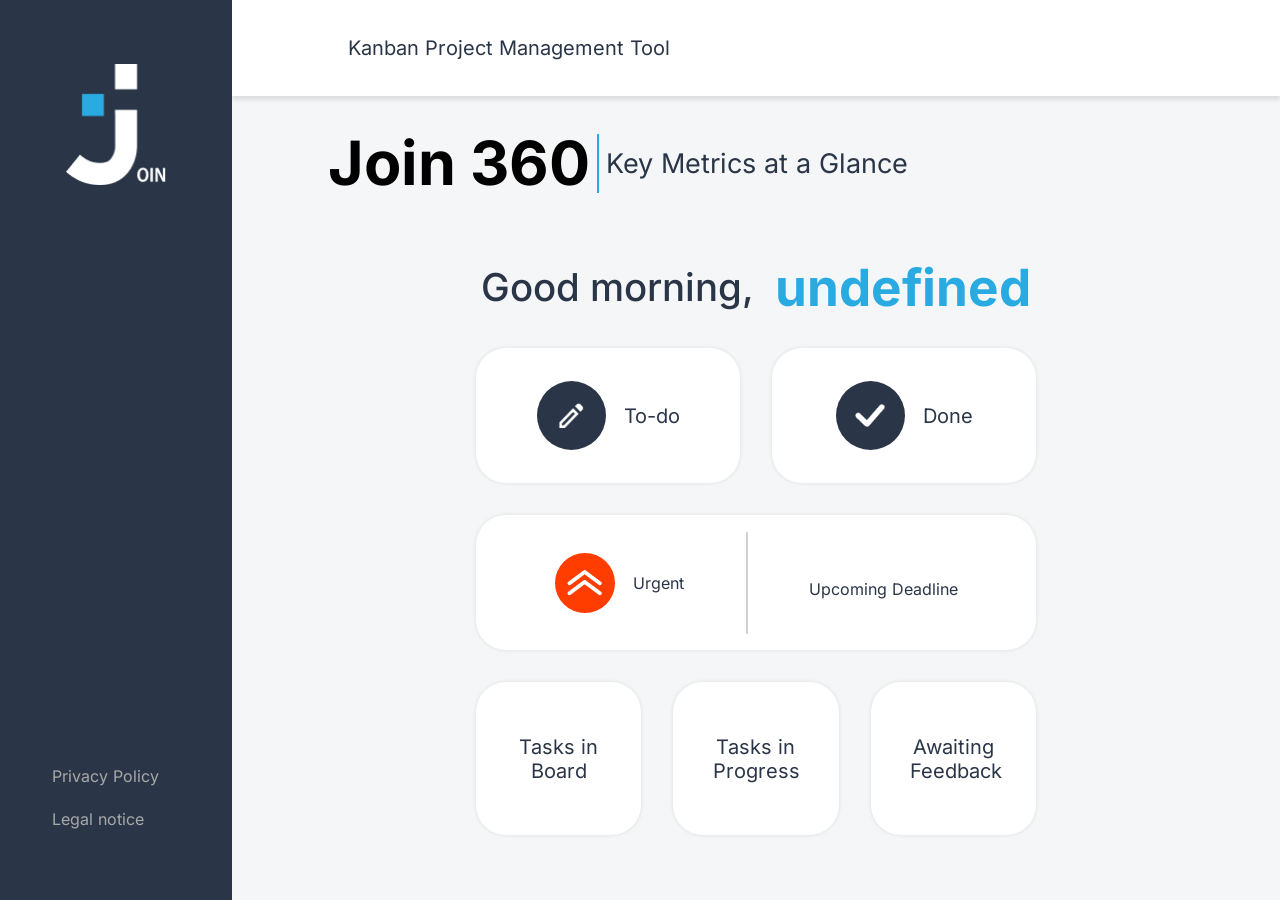
<file: Join/html/summary.html>
<!DOCTYPE html>
<html lang="en">
  <head>
    <meta charset="UTF-8" />
    <meta name="viewport" content="width=device-width, initial-scale=1.0" />
    <link rel="stylesheet" href="../style.css" />
    <link rel="stylesheet" href="../styles/summary.css" />
    <link rel="stylesheet" href="../styles/fonts.css" />
    <link rel="stylesheet" href="../styles/desktopTemplate.css" />
    <link rel="stylesheet" href="../styles/media.css" />
    <link rel="stylesheet" href="../styles/media/mediaSummary.css" />
    <link rel="stylesheet" href="../styles/media/mediaDesktopTemplate.css" />
    <script src="../scripts/desktopTemplate.js"></script>
    <script src="../script.js"></script>
    <script src="../scripts/summary.js"></script>
    <script src="../scripts/dbBackup.js"></script>
    <link
      rel="icon"
      type="image/x-icon"
      href="../assets/img/png/favicon2.png"
    />
    <title>Summary</title>
  </head>
  <body>
    <div id="desktop_template"></div>
    <div class="content summary">
      <div class="head">
        <h1>Join 360</h1>
        <div class="seperator-blue"></div>
        <h2>Key Metrics at a Glance</h2>
      </div>
      <div class="d-flex center">
        <div class="content-tasks">
          <div class="to-do-done-block">
            <div onclick="navigatonToBoard()" class="upper-task-block">
              <div class="circel edit">
                <img class="edit" src="../assets/img/png/edit.png" alt="" />
              </div>
              <div class="number-block">
                <span id="count_to_do" class="number-of-tasks"></span>
                <span>To-do</span>
              </div>
            </div>
            <div onclick="navigatonToBoard()" class="upper-task-block">
              <div class="circel check">
                <img
                  class="check"
                  src="../assets/img/png/check-summary.png"
                  alt=""
                />
              </div>
              <div class="number-block">
                <span id="count_done" class="number-of-tasks"></span>
                <span>Done</span>
              </div>
            </div>
          </div>
          <div onclick="navigatonToBoard()" class="priority-block">
            <div class="priority-and-nummber">
              <div class="circel-priority">
                <img src="../assets/img/png/Prio-urgent-white.png" alt="" />
              </div>
              <div class="number-block">
                <span id="count_priority_urgent" class="number-of-tasks"></span>
                <span class="font-s16">Urgent</span>
              </div>
            </div>
            <div class="seperator-grey"></div>
            <div class="deadline">
              <span id="deadline_date" class="date"></span>
              <p>Upcoming Deadline</p>
            </div>
          </div>
          <div class="task-block">
            <div onclick="navigatonToBoard()" class="task-in-block">
              <span id="count_tasks" class="number-of-tasks"></span>
              <span class="width-86">Tasks in Board</span>
            </div>
            <div onclick="navigatonToBoard()" class="task-in-block">
              <span id="count_progress" class="number-of-tasks"></span>
              <span class="width-86"
                >Tasks in <br />
                Progress</span
              >
            </div>
            <div onclick="navigatonToBoard()" class="task-in-block">
              <span id="count_feedback" class="number-of-tasks"></span>
              <span class="width-86">Awaiting Feedback</span>
            </div>
          </div>
        </div>
        <h3 class="greeting" id="greetings"></h3>
      </div>
    </div>
    <dialog id="greeting_mobile" class="greeting-mobile d-none"></dialog>
  </body>
</html>
</file>
<file: Join/style.css>
* {
  box-sizing: border-box;
  scroll-behavior: smooth;
  border: none;
  margin: 0;
  font-family: "Inter", normal;
}

html {
  height: 100%;
}

body {
  height: calc(100% - 96px);
  background-color: rgb(246, 247, 248);
  color: rgb(42, 54, 71);
  visibility: hidden;
  overflow: hidden;
}

.content {
  height: 100%;
  width: calc(100% - 232px);
  margin-left: 232px;
  margin-top: 96px;
  padding: 110px 96px 70px 96px;
  display: flex;
  flex-direction: column;
}

.content-overlay {
  height: 100%;
  width: 100%;
  padding: 64px 74px;
  display: flex;
  flex-direction: column;
}

h1 {
  font-weight: 700;
  font-size: 61px;
  color: #000000;
}

h2 {
  font-weight: 700;
  font-size: 61px;
  color: #000000;
}

a {
  text-decoration: none;
  color: rgb(168, 168, 168);
}

a:hover {
  cursor: pointer;
  font-weight: 700;
  color: rgb(41, 171, 226);
}

::-webkit-scrollbar {
  width: 8px;
  height: 8px;
}

::-webkit-scrollbar-track {
  background: transparent;
  border-radius: 8px;
}

::-webkit-scrollbar-thumb {
  background: rgb(168, 168, 168);
  border-radius: 4px;
}

::-webkit-scrollbar-thumb:hover {
  background: rgb(150, 150, 150);
}

.w-100 {
  width: 100%;
}

.wh-24 {
  width: 24px;
  height: 24px;
}

.wh-32 {
  width: 32px;
  height: 32px;
}

.wh-42 {
  width: 42px;
  height: 42px;
}

.font-s-12 {
  font-size: 12px;
}

.font-s-16 {
  font-size: 16px;
}

.font-s-20 {
  font-size: 20px;
}

.font-w-700 {
  font-weight: 700;
}

.font-c-66-82-110 {
  color: rgb(66, 82, 110);
}

.font-c-white {
  color: white;
}

.font-c-black {
  color: black;
}

.font-c-255-129-144 {
  color: rgb(255, 129, 144);
}

.font-c-168-168-168 {
  color: rgb(168, 168, 168);
}

.pos-rel {
  position: relative;
}

.pos-abs {
  position: absolute;
}

.d-none {
  display: none;
}

.d-flex {
  display: flex;
}

.d-flex-center {
  display: flex;
  justify-content: center;
  align-items: center;
}

.d-flex-spbe-center {
  display: flex;
  justify-content: space-between;
  align-items: center;
}

.d-flex-column {
  display: flex;
  flex-direction: column;
}

.d-flex-column-center {
  display: flex;
  flex-direction: column;
  align-items: center;
}

.gap-4 {
  gap: 4px;
}

.gap-8 {
  gap: 8px;
}

.gap-10 {
  gap: 10px;
}

.gap-12 {
  gap: 12px;
}

.gap-16 {
  gap: 16px;
}

.gap-20 {
  gap: 20px;
}

.gap-24 {
  gap: 24px;
}

.gap-32 {
  gap: 32px;
}
</file>
<file: Join/styles/fonts.css>
/* inter-100 - latin */
@font-face {
  font-display: swap; /* Check https://developer.mozilla.org/en-US/docs/Web/CSS/@font-face/font-display for other options. */
  font-family: "Inter";
  font-style: normal;
  font-weight: 100;
  src: url("../assets/fonts/inter-v18-latin-100.woff2") format("woff2"); /* Chrome 36+, Opera 23+, Firefox 39+, Safari 12+, iOS 10+ */
}
/* inter-100italic - latin */
@font-face {
  font-display: swap; /* Check https://developer.mozilla.org/en-US/docs/Web/CSS/@font-face/font-display for other options. */
  font-family: "Inter";
  font-style: italic;
  font-weight: 100;
  src: url("../assets/fonts/inter-v18-latin-100italic.woff2") format("woff2"); /* Chrome 36+, Opera 23+, Firefox 39+, Safari 12+, iOS 10+ */
}
/* inter-200 - latin */
@font-face {
  font-display: swap; /* Check https://developer.mozilla.org/en-US/docs/Web/CSS/@font-face/font-display for other options. */
  font-family: "Inter";
  font-style: normal;
  font-weight: 200;
  src: url("../assets/fonts/inter-v18-latin-200.woff2") format("woff2"); /* Chrome 36+, Opera 23+, Firefox 39+, Safari 12+, iOS 10+ */
}
/* inter-200italic - latin */
@font-face {
  font-display: swap; /* Check https://developer.mozilla.org/en-US/docs/Web/CSS/@font-face/font-display for other options. */
  font-family: "Inter";
  font-style: italic;
  font-weight: 200;
  src: url("../assets/fonts/inter-v18-latin-200italic.woff2") format("woff2"); /* Chrome 36+, Opera 23+, Firefox 39+, Safari 12+, iOS 10+ */
}
/* inter-300 - latin */
@font-face {
  font-display: swap; /* Check https://developer.mozilla.org/en-US/docs/Web/CSS/@font-face/font-display for other options. */
  font-family: "Inter";
  font-style: normal;
  font-weight: 300;
  src: url("../assets/fonts/inter-v18-latin-300.woff2") format("woff2"); /* Chrome 36+, Opera 23+, Firefox 39+, Safari 12+, iOS 10+ */
}
/* inter-300italic - latin */
@font-face {
  font-display: swap; /* Check https://developer.mozilla.org/en-US/docs/Web/CSS/@font-face/font-display for other options. */
  font-family: "Inter";
  font-style: italic;
  font-weight: 300;
  src: url("../assets/fonts/inter-v18-latin-300italic.woff2") format("woff2"); /* Chrome 36+, Opera 23+, Firefox 39+, Safari 12+, iOS 10+ */
}
/* inter-regular - latin */
@font-face {
  font-display: swap; /* Check https://developer.mozilla.org/en-US/docs/Web/CSS/@font-face/font-display for other options. */
  font-family: "Inter";
  font-style: normal;
  font-weight: 400;
  src: url("../assets/fonts/inter-v18-latin-regular.woff2") format("woff2"); /* Chrome 36+, Opera 23+, Firefox 39+, Safari 12+, iOS 10+ */
}
/* inter-italic - latin */
@font-face {
  font-display: swap; /* Check https://developer.mozilla.org/en-US/docs/Web/CSS/@font-face/font-display for other options. */
  font-family: "Inter";
  font-style: italic;
  font-weight: 400;
  src: url("../assets/fonts/inter-v18-latin-italic.woff2") format("woff2"); /* Chrome 36+, Opera 23+, Firefox 39+, Safari 12+, iOS 10+ */
}
/* inter-500 - latin */
@font-face {
  font-display: swap; /* Check https://developer.mozilla.org/en-US/docs/Web/CSS/@font-face/font-display for other options. */
  font-family: "Inter";
  font-style: normal;
  font-weight: 500;
  src: url("../assets/fonts/inter-v18-latin-500.woff2") format("woff2"); /* Chrome 36+, Opera 23+, Firefox 39+, Safari 12+, iOS 10+ */
}
/* inter-500italic - latin */
@font-face {
  font-display: swap; /* Check https://developer.mozilla.org/en-US/docs/Web/CSS/@font-face/font-display for other options. */
  font-family: "Inter";
  font-style: italic;
  font-weight: 500;
  src: url("../assets/fonts/inter-v18-latin-500italic.woff2") format("woff2"); /* Chrome 36+, Opera 23+, Firefox 39+, Safari 12+, iOS 10+ */
}
/* inter-600 - latin */
@font-face {
  font-display: swap; /* Check https://developer.mozilla.org/en-US/docs/Web/CSS/@font-face/font-display for other options. */
  font-family: "Inter";
  font-style: normal;
  font-weight: 600;
  src: url("../assets/fonts/inter-v18-latin-600.woff2") format("woff2"); /* Chrome 36+, Opera 23+, Firefox 39+, Safari 12+, iOS 10+ */
}
/* inter-600italic - latin */
@font-face {
  font-display: swap; /* Check https://developer.mozilla.org/en-US/docs/Web/CSS/@font-face/font-display for other options. */
  font-family: "Inter";
  font-style: italic;
  font-weight: 600;
  src: url("../assets/fonts/inter-v18-latin-600italic.woff2") format("woff2"); /* Chrome 36+, Opera 23+, Firefox 39+, Safari 12+, iOS 10+ */
}
/* inter-700 - latin */
@font-face {
  font-display: swap; /* Check https://developer.mozilla.org/en-US/docs/Web/CSS/@font-face/font-display for other options. */
  font-family: "Inter";
  font-style: normal;
  font-weight: 700;
  src: url("../assets/fonts/inter-v18-latin-700.woff2") format("woff2"); /* Chrome 36+, Opera 23+, Firefox 39+, Safari 12+, iOS 10+ */
}
/* inter-700italic - latin */
@font-face {
  font-display: swap; /* Check https://developer.mozilla.org/en-US/docs/Web/CSS/@font-face/font-display for other options. */
  font-family: "Inter";
  font-style: italic;
  font-weight: 700;
  src: url("../assets/fonts/inter-v18-latin-700italic.woff2") format("woff2"); /* Chrome 36+, Opera 23+, Firefox 39+, Safari 12+, iOS 10+ */
}
/* inter-800 - latin */
@font-face {
  font-display: swap; /* Check https://developer.mozilla.org/en-US/docs/Web/CSS/@font-face/font-display for other options. */
  font-family: "Inter";
  font-style: normal;
  font-weight: 800;
  src: url("../assets/fonts/inter-v18-latin-800.woff2") format("woff2"); /* Chrome 36+, Opera 23+, Firefox 39+, Safari 12+, iOS 10+ */
}
/* inter-800italic - latin */
@font-face {
  font-display: swap; /* Check https://developer.mozilla.org/en-US/docs/Web/CSS/@font-face/font-display for other options. */
  font-family: "Inter";
  font-style: italic;
  font-weight: 800;
  src: url("../assets/fonts/inter-v18-latin-800italic.woff2") format("woff2"); /* Chrome 36+, Opera 23+, Firefox 39+, Safari 12+, iOS 10+ */
}
/* inter-900 - latin */
@font-face {
  font-display: swap; /* Check https://developer.mozilla.org/en-US/docs/Web/CSS/@font-face/font-display for other options. */
  font-family: "Inter";
  font-style: normal;
  font-weight: 900;
  src: url("../assets/fonts/inter-v18-latin-900.woff2") format("woff2"); /* Chrome 36+, Opera 23+, Firefox 39+, Safari 12+, iOS 10+ */
}
/* inter-900italic - latin */
@font-face {
  font-display: swap; /* Check https://developer.mozilla.org/en-US/docs/Web/CSS/@font-face/font-display for other options. */
  font-family: "Inter";
  font-style: italic;
  font-weight: 900;
  src: url("../assets/fonts/inter-v18-latin-900italic.woff2") format("woff2"); /* Chrome 36+, Opera 23+, Firefox 39+, Safari 12+, iOS 10+ */
}
/* open-sans-regular - latin */
@font-face {
  font-display: swap; /* Check https://developer.mozilla.org/en-US/docs/Web/CSS/@font-face/font-display for other options. */
  font-family: "Open Sans";
  font-style: normal;
  font-weight: 400;
  src: url("../assets/fonts/open-sans-v40-latin-regular.woff2") format("woff2"); /* Chrome 36+, Opera 23+, Firefox 39+, Safari 12+, iOS 10+ */
}
/* poppins-regular - latin */
@font-face {
  font-display: swap; /* Check https://developer.mozilla.org/en-US/docs/Web/CSS/@font-face/font-display for other options. */
  font-family: "Poppins";
  font-style: normal;
  font-weight: 400;
  src: url("../assets/fonts/poppins-v21-latin-regular.woff2") format("woff2"); /* Chrome 36+, Opera 23+, Firefox 39+, Safari 12+, iOS 10+ */
}
</file>
<file: Join/styles/assets.css>
.cursor-p {
  cursor: pointer;
}

button {
  cursor: pointer;
  height: 100%;
  padding: 0 16px;
  border: none;
  border-radius: 10px;
  font-size: 21px;
  font-weight: 700;
  color: white;
  background-color: rgb(42, 54, 71);
  display: flex;
  align-items: center;
  gap: 4px;
}

button:hover {
  background-color: rgb(41, 171, 226);
  box-shadow: 0 4px 4px 0 rgba(0, 0, 0, 0.25);
}

button:active {
  background-color: rgb(9, 25, 49);
  box-shadow: none;
}

.clear-button {
  border: 1px solid #2a3647;
  color: #2a3647;
  background-color: transparent;
  font-size: 20px;
  font-weight: 400;
}

.clear-button:hover {
  border-color: #29abe2;
  box-shadow: 0px 4px 4px 0px rgba(0, 0, 0, 0.25);
  color: #29abe2;
  background-color: #ffffff;
}

.clear-button:hover img {
  content: url(../assets/img/png/clear-button-lightblue.png);
}

.clear-button:active {
  background-color: transparent;
  border-color: #091931;
  color: #091931;
  box-shadow: none;
}

.clear-button:active img {
  content: url(../assets/img/png/clear-button-darkblue.png);
}

.little-button {
  cursor: pointer;
  border-radius: 50%;
}

.little-button:hover {
  background-color: rgb(209, 209, 209);
}

.delete-permanently {
  width: 360px;
  font-size: 20px;
  background-color: white;
  padding-block: 48px;
  border-radius: 30px;
  box-shadow: 0px 0px 4px 0px rgba(0, 0, 0, 0.16);
}

.delte-permanently-button-area {
  width: 100%;
  height: 35px;
  justify-content: space-around;
}

.delete-btn {
  height: 100%;
}

input {
  cursor: pointer;
  width: 100%;
  height: 48px;
  background-color: #ffffff;
  padding-left: 12px;
  padding-right: 70px;
  font-size: 20px;
  border: 1px solid #d1d1d1;
  border-radius: 10px;
  display: flex;
  align-items: center;
}

::placeholder {
  color: #d1d1d1;
}

input:focus {
  outline-style: none;
  box-shadow: none;
  border-color: #29abe2;
}

.border-alert {
  border-color: rgb(255, 0, 31);
}

.bg-alert {
  background-color: rgb(255, 129, 144);
}

textarea:focus {
  outline-style: none;
  box-shadow: none;
}

select:focus {
  outline-style: none;
  box-shadow: none;
}

form {
  width: 100%;
}

.bg-category-userstory {
  background-color: rgb(0, 56, 255);
}

.bg-category-technicaltask {
  background-color: rgb(31, 215, 193);
}

.bg-category-tutorial {
  background-color: rgb(255, 61, 0);
}

.assigned-color-change {
  background-color: #091931;
  color: #ffffff;
  border-radius: 10px;
}

.arrow-back {
  border-radius: 23px;
  background-color: rgb(245, 246, 247);
  left: calc(100% - 139px);
  top: 225px;
  position: absolute;
  width: 37px;
}

.arrow-back:hover {
  cursor: pointer;
}

.overlay {
  position: fixed;
  top: 0;
  left: 0;
  height: 100svh;
  width: 100vw;
  background-color: rgba(0, 0, 0, 0.3);
  z-index: 1002;
}

.overlay.active {
  display: flex;
}

.overlay.visible {
  opacity: 1;
}
</file>
<file: Join/styles/media.css>
@media screen and (min-width: 1441px) {
  .content {
    padding-inline: calc(96px + (100vw - 1440px) / 2);
  }
}

@media screen and (max-width: 1440px) {
  .content {
    padding-inline: clamp(16px, 1vw, 96px);
  }
}

@media screen and (max-width: 1240px) {
  .content {
    width: calc(100% - 144px);
    margin-left: 144px;
  }
}

@media screen and (max-width: 1024px) {
  .content {
    width: calc(100% - clamp(100px, 15vw, 144px));
    margin-left: clamp(100px, 15vw, 144px);
  }
}

@media screen and (max-width: 777px) {
  body {
    height: calc(100% - 160px);
  }

  .content {
    width: 100%;
    margin-top: 80px;
    margin-left: 0;
  }

  h1 {
    font-size: clamp(47px, 7vw, 61px);
  }

  h2 {
    font-size: clamp(36px, 7vw, 61px);
  }
}
</file>
<file: Join/styles/access.css>
body {
  visibility: visible;
  width: 100%;
  height: 100%;
  display: flex;
  justify-content: center;
  align-items: center;
}

.logo-container {
  position: fixed;
  top: 0;
  left: 0;
  width: 100vw;
  height: 100vh;
  background-color: rgb(246, 247, 248);
  display: flex;
  justify-content: center;
  align-items: center;
  transition: background-color 1s ease-out;
  z-index: 1000;
}

.img-logo {
  width: 274px;
  height: 335px;
  transition: all 1s ease-out;
  position: absolute;
  top: 50%;
  left: 50%;
  transform: translate(-50%, -50%);
  content: url(../assets/img/png/logo-big.png);
}

.logo-small {
  position: absolute;
  width: 100px;
  height: 122px;
  top: 80px;
  left: 77px;
  transform: none;
  content: url(../assets/img/png/logo-big.png);
}

.container-transparent {
  background-color: transparent !important;
}

.change-access {
  width: 279px;
  height: 48px;
  font-size: 20px;
  position: absolute;
  top: 67px;
  right: 122px;
}

.legal {
  width: 246px;
  position: absolute;
  bottom: 40px;
  color: rgb(168, 168, 168);
}

.access-window {
  position: relative;
  background-color: white;
  padding: 48px 115px;
  border-radius: 30px;
  box-shadow: 0px 0px 14px 3px rgba(0, 0, 0, 0.04);
  gap: 32px;
}

.window-login {
  width: 652px;
}

.window-signup {
  width: 598px;
}

.arrow {
  position: absolute;
  top: 64px;
  left: 48px;
}

.access-headline {
  gap: 16px;
}

.blue-line {
  width: 150px;
  height: 3px;
  background-color: rgb(41, 171, 226);
}

.content-area {
  gap: 16px;
}

.top12-right21 {
  top: 12px;
  right: 21px;
}

.input-space-login {
  gap: 32px;
}

.input-space-signup {
  gap: 24px;
}

.remember {
  padding-left: 39px;
  display: flex;
  align-items: center;
}

.login-buttons {
  width: 322px;
  height: 48px;
  display: flex;
  justify-content: space-between;
  align-items: center;
}

.access-button {
  height: 100%;
}

.guest-button {
  font-weight: 700;
}

.link-privacy-policy {
  color: rgb(41, 171, 226);
}

.link-privacy-policy:hover {
  cursor: pointer;
  font-weight: 500;
  text-decoration: underline;
}

.signup-btn {
  height: 48px;
}

.overlay {
  position: fixed;
  top: 0;
  left: 0;
  height: 100vh;
  width: 100vw;
  background-color: rgba(0, 0, 0, 0.3);
  z-index: 1002;
  opacity: 0;
  transition: background-color 0.5s ease;
}

.overlay.active {
  display: flex;
}

.overlay.visible {
  opacity: 1;
}

.signup-message {
  height: 74px;
  padding: 8px 24px;
  border-radius: 20px;
  background-color: rgb(42, 54, 71);
  transform: translateY(100vh);
  transition: transform 0.5s ease;
}

.overlay.visible .signup-message {
  transform: translateY(0);
}

.d-none {
  display: none;
}

@media (max-width: 777px) {
  .img-logo {
    content: url(../assets/img/png/logo-big-white.png);
  }

  .logo-small {
    content: url(../assets/img/png/logo-big.png);
  }
}
</file>
<file: Join/styles/media/mediaAccess.css>
@media (min-width: 1441px) {
  .logo-small {
    left: calc((100vw - 1286px) / 2);
  }

  .change-access {
    right: calc((100vw - 1196px) / 2);
  }
}

@media (max-width: 1440px) {
  .img-logo {
    width: clamp(100px, 19vw, 274px);
    height: clamp(122px, 24vw, 335px);
  }

  .logo-small {
    width: clamp(64px, 9vw, 100px);
    height: clamp(78px, 11vw, 122px);
    top: clamp(37px, 5vw, 80px);
    left: clamp(38px, 5vw, 77px);
    transform: none;
  }

  .access-window {
    padding-block: clamp(28px, 5vw, 48px);
    padding-inline: clamp(16px, 8vw, 115px);
    border-radius: 30px;
    box-shadow: 0px 0px 14px 3px rgba(0, 0, 0, 0.04);
  }

  .window-login {
    width: clamp(285px, 90vw, 652px);
  }

  .window-signup {
    width: clamp(285px, 90vw, 598px);
    margin-left: clamp(0px, 18vw, 60px);
  }
}

@media (max-width: 888px) {
  .change-access {
    right: clamp(0px, 9vw, 122px);
  }
}

@media (max-width: 777px) {
  input {
    padding-right: 48px;
  }

  .logo-container {
    background-color: rgb(42, 54, 71);
  }

  .logo-small {
    width: clamp(48px, 9vw, 64px);
    height: clamp(59px, 11vw, 78px);
    top: clamp(8px, 5vw, 37px);
    left: clamp(8px, 5vw, 38px);
  }

  .window-signup {
    width: clamp(285px, 90vw, 598px);
    margin-left: 0px;
    margin-top: clamp(0px, 9vw, 80px);
  }

  .change-access {
    width: clamp(243px, 64vw, 350px);
    height: clamp(40px, 5vw, 48px);
    font-size: clamp(16px, 3vw, 20px);
    top: auto;
    bottom: 64px;
    right: auto;
  }

  .change-access button {
    font-size: clamp(16px, 3vw, 20px);
  }

  .legal {
    bottom: 24px;
  }

  .access-window {
    gap: clamp(24px, 8vw, 32px);
  }

  .access-headline {
    gap: clamp(10px, 3vw, 16px);
  }

  .content-area {
    gap: clamp(12px, 3vw, 16px);
  }

  .top12-right21 {
    top: 10px;
    right: 16px;
  }

  .input-space-login {
    gap: clamp(16px, 5vw, 32px);
  }

  .input-space-login input {
    height: clamp(40px, 7vw, 48px);
    font-size: clamp(16px, 5vw, 20px);
  }

  .input-space-signup {
    gap: clamp(16px, 5vw, 24px);
  }

  .input-space-signup input {
    height: clamp(40px, 7vw, 48px);
    font-size: clamp(16px, 5vw, 20px);
  }

  .login-buttons {
    width: auto;
    height: auto;
    flex-direction: column;
    justify-content: center;
    gap: clamp(8px, 3vw, 21px);
  }

  .access-button {
    width: clamp(140px, 25vw, 180px);
    height: clamp(40px, 7vw, 51px);
  }

  .access-button button {
    width: 100%;
    font-size: clamp(16px, 3vw, 20px);
    display: flex;
    justify-content: center;
    align-items: center;
  }

  .arrow {
    top: clamp(12px, 7vw, 54px);
    left: clamp(16px, 6vw, 48px);
  }

  .signup-btn {
    height: clamp(40px, 7vw, 48px);
    font-size: clamp(16px, 3vw, 20px);
  }
}

@media (max-width: 428px) {
  h1 {
    font-size: clamp(32px, 11vw, 47px);
  }

  .blue-line {
    width: clamp(110px, 35vw, 150px);
  }
}
</file>
<file: Join/styles/addTask.css>
body {
  visibility: hidden;
}

.content-order {
  display: flex;
  margin-top: 48px;
}

.add-task-form-left {
  width: 440px;
  gap: 16px;
  display: flex;
  flex-direction: column;
}

.add-task-form-right {
  width: 440px;
  gap: 24px;
  display: flex;
  flex-direction: column;
}

.form-child-order {
  display: flex;
  flex-direction: column;
  gap: 4px;
  width: auto;
}

label {
  font-size: 20px;
  font-weight: 400;
  line-height: 24px;
  margin-bottom: 4px;
}

.placeholder-gey {
  color: #d1d1d1;
}

.field-alert {
  height: 12px;
  font-size: 12px;
  font-weight: 400;
  line-height: 14.4px;
  font-family: "Poppins";
  color: #ff8190;
}

textarea:focus {
  border-color: #29abe2;
}

textarea {
  height: 120px;
  width: 100%;
  font-size: 20px;
  font-weight: 400;
  line-height: 24px;
  padding: 18px 16px;
  cursor: pointer;
  resize: none;
  margin-bottom: 16px;
  border: 1px solid #d1d1d1;
  border-radius: 10px;
  background-color: #ffffff;
}

.assigned-container {
  position: relative;
  display: inline-block;
  border: 1px solid #d1d1d1;
  border-radius: 10px;
}

.assigned-container:hover {
  border: 1px solid #a8a8a8;
}

.hover-circle {
  height: 24px;
  width: 24px;
  border-radius: 50%;
  cursor: pointer;
}

.hover-circle:hover {
  background-color: #eeeeee;
}

.contact-icon-order {
  display: flex;
  align-items: center;
  flex-wrap: wrap;
  gap: 8px;
  margin-top: 4px;
}

.contact-icon {
  height: 42px;
  width: 42px;
  border: 2px solid #ffffff;
  border-radius: 50%;
  color: #ffffff;
  font-size: 12px;
  font-weight: 400;
  line-height: 14.4px;
}

.user-icon {
  height: 42px;
  width: 42px;
  border: 2px solid #2a3647;
  border-radius: 50%;
  color: #29abe2;
  font-size: 16px;
  font-weight: 400;
  line-height: 14.4px;
}

.contact-list:hover {
  border-radius: 10px;
  background-color: #eeeeee;
}

.dividing-bar {
  border-left: 1px solid #d1d1d1;
  height: 424px;
  width: 0px;
  margin: 0px 48px;
}

::-webkit-calendar-picker-indicator {
  background-image: url(../assets/img/png/calendar.png);
  background-size: 18px 20px;
  position: absolute;
  right: 16px;
  padding: 0;
  margin: 0;
}

.category-container {
  position: relative;
  display: inline-block;
  border: 1px solid #d1d1d1;
  border-radius: 10px;
}

.category-container:hover {
  border: 1px solid #a8a8a8;
}

.category-list {
  height: 54px;
  background-color: #ffffff;
}

.category-list:hover {
  background-color: #eeeeee;
  border-radius: 10px;
}

.subtasks-container {
  position: relative;
  display: inline-block;
  margin-bottom: 8px;
  border: 1px solid #d1d1d1;
  border-radius: 10px;
}

.subtasks-container:hover {
  border: 1px solid #a8a8a8;
}

.subtasks-placeholder::placeholder {
  color: #d1d1d1;
}

.pos-abs {
  position: absolute;
  bottom: 12px;
  right: 15px;
}

ul {
  max-height: 90px;
  overflow-y: auto;
}

li {
  background-color: transparent;
  align-content: center;
  cursor: pointer;
  padding: 0px 70px 0px 6px;
  margin: 4px 0px;
  height: 32px;
}

.li-hover {
  overflow-x: hidden;
}

.li-hover:hover {
  background-color: #eeeeee;
  border-radius: 10px;
}

.imgs-pos-activ {
  top: 10px;
  right: 15px;
  cursor: pointer;
  display: none;
}

.list-item {
  margin-bottom: 12px;
}

.list-item:hover .list-imgs-activ {
  display: flex;
}

.hover-circle-subtask-active:hover {
  transition: ease-in-out;
  transform: scale(1.1);
}

.hover-circle-subtask-active {
  height: 24px;
  width: 24px;
  border-radius: 50%;
  cursor: pointer;
}

.imgs-pos {
  top: 10px;
  right: 15px;
  cursor: pointer;
}

.space-bottom {
  margin-bottom: 16px;
}

.bottom-order {
  max-width: 976px;
  display: flex;
  justify-content: space-between;
}
.bottom-edit-order {
  height: 56px;
  width: 100%;
  display: flex;
  justify-content: space-between;
}

.alert-field {
  display: flex;
  align-items: end;
  font-size: 16px;
  font-weight: 400;
  line-height: 20px;
}

.alert-border {
  border: 1px solid #ff8190;
  border-radius: 10px;
}

.required-sign {
  color: #ff8190;
}

.addTask-link {
  background-color: #091931;
  color: white;
}

.select-field {
  width: 100%;
  background-color: #ffffff;
  max-height: 168px;
  position: absolute;
  overflow-y: scroll;
  border-radius: 10px;
  box-shadow: 0px 8px 14px 1px rgba(0, 0, 0, 0.1);
  z-index: 1;
}

.padding-7-16 {
  padding: 7px 16px;
  display: flex;
  align-items: center;
}

.category-field {
  width: 100%;
  background-color: #ffffff;
  max-height: 96px;
  position: absolute;
  border-radius: 10px;
  box-shadow: 0px 8px 14px 1px rgba(0, 0, 0, 0.1);
  z-index: 1;
}

.div-input {
  cursor: pointer;
  width: 100%;
  height: 48px;
  background-color: #ffffff;
  padding-inline: 12px;
  font-size: 20px;
  border-radius: 10px;
  display: flex;
  align-items: center;
}

.dividing-border {
  border-left: 1px solid #d1d1d1;
  height: 24px;
}

.subtasks-input {
  cursor: pointer;
  width: 100%;
  height: 32px;
  background-color: #ffffff;
  padding-left: 8px;
  padding-right: 80px;
  border: 0;
  border-radius: 0;
  margin: 4px 0px;
}

.subtasks-input:focus {
  border-bottom: 1px solid #005dff;
}

.added-overlay {
  height: 74px;
  width: 326px;
  background-color: #2a3647;
  color: #ffffff;
  border-radius: 20px;
  box-shadow: 0px 0px 4px 0px rgba(0, 0, 0, 0.15);
}

#task_added_overlay {
  position: absolute;
  bottom: -100px;
  left: 50%;
  transform: translateX(-50%);
  transition: bottom 0.5s ease;
}

#task_added_overlay.visible {
  bottom: 50%;
}

.hover-circle-subtask {
  height: 24px;
  width: 24px;
  border-radius: 50%;
  cursor: pointer;
}

.hover-circle-subtask:hover {
  background-color: #eeeeee;
  transition: ease-in-out;
  transform: scale(1.1);
}

.add-task-board-click {
  width: clamp(745px, 79vw, 1135px);
  display: flex;
  justify-content: center;
}

.edit-task-board-click {
  max-width: 100%;
  display: flex;
  justify-content: center;
  margin-inline: 100%;
}

.single-edit-task {
  max-height: 95vh;
  width: 530px;
  padding-block: 48px;
  padding-inline: 40px;
  border-radius: 30px;
  box-shadow: 0px 0px 4px 0px rgba(0, 0, 0, 0.16);
  max-height: calc(100vh - 55px);
  background-color: rgb(246, 247, 248);
}

.edit-content-order {
  overflow-y: auto;
  max-height: calc(100vh - 290px);
  margin-top: 24px;
}
</file>
<file: Join/styles/desktopTemplate.css>
a:hover {
  font-weight: 400;
}

header {
  top: 0;
  left: 232px;
  position: absolute;
  font-size: 20px;
  display: flex;
  width: calc(100% - 232px);
  height: 96px;
  padding: 20px 40px 20px 116px;
  gap: 0px;
  justify-content: space-between;
  box-shadow: 0px 4px 4px 0px rgba(0, 0, 0, 0.1);
  align-items: center;
  box-sizing: border-box;
  background-color: white;
}

.icon-box {
  width: 104px;
  height: 56px;
  gap: 16px;
  display: flex;
  align-items: center;
}

.help {
  width: 32px;
  height: 32px;
}

.help:hover {
  scale: 1.3;
  transition: 125ms;
}

.user-profile-initials-box {
  font-weight: 600;
  display: flex;
  width: 48px;
  height: 48px;
  gap: 16px;
  border: 3px solid #2a3647;
  border-radius: 559px;
  align-items: center;
  justify-content: center;
  color: #29abe2;
}

.user-profile-initials-box:hover {
  background-color: rgb(225, 230, 237);
  cursor: pointer;
}

.overlay-template {
  position: absolute;
  top: 0;
  right: 0;
  width: 100vw;
  height: 100vh;
  background-color: transparent;
  z-index: 999;
}

.log-out {
  z-index: 1;
  display: flex;
  flex-direction: column;
  background-color: #2a3647;
  padding: 10px;
  border-radius: 20px 0px 20px 20px;
  position: absolute;
  top: 69px;
  left: calc(100% - 254px);
  font-size: clamp(16px, 3vw, 20px);
  border-left: 1px solid white;
  border-right: 1px solid white;
  border-bottom: 1px solid white;
  border-top: none;
}

.log-out a {
  text-decoration: none;
  padding: 8px 16px;
  color: #cdcdcd;
}

.log-out a:hover {
  background-color: #2a3d59;
}

.help-menu {
  display: none;
}

aside {
  top: 0;
  position: absolute;
  width: 232px;
  height: 100vh;
  padding: 64px 0px;
  font-weight: 400;
  color: white;
  background-color: #2a3647;
  display: flex;
  flex-direction: column;
  align-items: center;
  justify-content: space-between;
  z-index: 800;
}

.logo-sidebar {
  width: clamp(70px, 10vw, 100.03px);
}

.icon-bar {
  height: 229px;
  width: 100%;
  box-sizing: unset;
  display: flex;
  flex-direction: column;
  gap: 15px;
}

.link-sidebar {
  height: 46px;
  padding: 8px 56px 8px 56px;
  font-size: clamp(12px, 2vw, 16px);
  color: #cdcdcd;
  display: flex;
  align-items: center;
  gap: 10px;
}

.link-sidebar:hover {
  cursor: pointer;
  color: #cdcdcd;
  background-color: #2a3d59;
}

.credit-box {
  width: 100%;
  padding-top: clamp(21px, 4vh, 210px);
  display: flex;
  flex-direction: column;
  justify-content: flex-end;
  box-sizing: border-box;
  gap: 8px;
}

.link-credits {
  height: 35px;
  padding-left: 52px;
  font-size: clamp(12px, 1.5vw, 16px);
  color: #a8a8a8;
  display: flex;
  align-items: center;
}

.link-credits:hover {
  cursor: pointer;
  font-weight: 700;
  color: #29abe2;
}

.link-credits.selected {
  color: #a8a8a8;
}

.selected {
  cursor: not-allowed;
  pointer-events: none;
  background-color: #091931;
  color: #ffffff;
}

.logo-mobile {
  display: none;
}

.d-none {
  display: none;
}
</file>
<file: Join/styles/media/mediaDesktopTemplate.css>
@media screen and (max-width: 1240px) {
  header {
    width: calc(100% - clamp(100px, 15vw, 144px));
    left: clamp(100px, 15vw, 144px);
    padding: 20px 40px 20px 63px;
  }

  .icon-box {
    justify-content: flex-end;
  }

  .help {
    display: none;
  }

  .help-menu {
    display: block;
  }

  aside {
    width: clamp(100px, 15vw, 144px);
  }

  .icon-bar {
    height: unset;
  }

  .link-sidebar {
    height: auto;
    padding: 12px 0px 12px 0px;
    font-size: clamp(12px, 2vw, 16px);
    display: flex;
    flex-direction: column;
    align-items: center;
    gap: 8px;
  }

  .credit-box {
    width: unset;
  }

  .link-credits {
    display: none;
  }
}

@media screen and (max-width: 777px) {
  header {
    left: 0;
    width: 100%;
    height: 80px;
    padding: 20px 16px;
    z-index: 98;
  }

  header span {
    display: none;
  }

  .logo-mobile {
    display: block;
  }

  .log-out {
    left: calc(93% - 171px);
    top: 61px;
  }

  aside {
    width: clamp(320px, 100%, 777px);
    height: 80px;
    bottom: 0px;
    top: unset;
    padding: 0px 9px;
  }

  .hide-mobile {
    display: none;
  }

  .icon-bar {
    height: 80px;
    gap: 10px;
    flex-direction: row;
    justify-content: space-around;
  }

  .box-icons {
    display: flex;
    align-items: center;
    gap: 8px;
    height: unset;
    padding: 0;
    box-sizing: border-box;
    flex-direction: column;
  }

  .link-sidebar {
    width: clamp(66px, 13vw, 99px);
    margin: 4px;
    border-radius: 8px;
  }

  .logo-sidebar {
    display: none;
  }

  .credit-box {
    display: none;
  }

  /* Greeting ist nicht im Desktop Template vorhanden */
  .greeting {
    display: none;
  }
}
</file>
<file: Join/styles/addTaskButtons.css>
.div-button-order {
  display: flex;
  align-items: center;
  flex-wrap: wrap;
  width: 100%;
  gap: 16px;
}

.urgent-button {
  height: 56px;
  width: 136px;
  border-radius: 10px;
  padding: 16px 10px;
  font-size: 20px;
  font-weight: 400;
  line-height: 24px;
  background-color: #ffffff;
  box-shadow: 0px 0px 4px 0px rgba(0, 0, 0, 0.1);
  gap: 8px;
  cursor: pointer;
}
.clicked-urgent {
  height: 56px;
  width: 136px;
  border-radius: 10px;
  padding: 16px 10px;
  font-size: 20px;
  font-weight: 400;
  line-height: 24px;
  background-color: #ffffff;
  gap: 8px;
  cursor: pointer;
  background-color: #ff3d00;
  color: #ffffff;
}

.urgent-button:hover {
  box-shadow: 0px 4px 4px 0px rgba(0, 0, 0, 0.25);
}

.medium-button {
  height: 56px;
  width: 136px;
  border-radius: 10px;
  padding: 16px 10px;
  font-size: 20px;
  font-weight: 400;
  line-height: 24px;
  background-color: #ffffff;
  box-shadow: 0px 0px 4px 0px rgba(0, 0, 0, 0.1);
  gap: 8px;
  cursor: pointer;
}

.clicked-medium {
  height: 56px;
  width: 136px;
  border-radius: 10px;
  padding: 16px 10px;
  font-size: 20px;
  font-weight: 400;
  line-height: 24px;
  background-color: #ffffff;
  gap: 8px;
  cursor: pointer;
  background-color: #ffa800;
  color: #ffffff;
}

.medium-button:hover {
  box-shadow: 0px 4px 4px 0px rgba(0, 0, 0, 0.25);
}

.low-button {
  height: 56px;
  width: 136px;
  border-radius: 10px;
  padding: 16px 10px;
  font-size: 20px;
  font-weight: 400;
  line-height: 24px;
  background-color: white;
  box-shadow: 0px 0px 4px 0px rgba(0, 0, 0, 0.1);
  gap: 8px;
  cursor: pointer;
}

.clicked-low {
  height: 56px;
  width: 136px;
  border-radius: 10px;
  padding: 16px 10px;
  font-size: 20px;
  font-weight: 400;
  line-height: 24px;
  background-color: #ffffff;
  gap: 8px;
  cursor: pointer;
  background-color: #7ae229;
  color: #ffffff;
}

.low-button:hover {
  box-shadow: 0px 4px 4px 0px rgba(0, 0, 0, 0.25);
}

.prio-img {
  height: 14.51px;
  width: 20px;
}

.bottom-button-order {
  display: flex;
  align-items: center;
  flex-wrap: wrap;
  gap: 16px;
  height: 56px;
}

.create-button-div {
  height: 100%;
}

.edit-ok-button {
  width: 100%;
}

.edit-bottom-button-order {
  width: 100%;
}
</file>
<file: Join/styles/media/mediaAddTask.css>
@media screen and (max-width: 1440px) {
  .content {
    padding-inline: 96px;
  }
  .content-order {
    overflow-y: auto;
    margin: 0;
  }
}
@media screen and (max-width: 1280px) {
  .content-order {
    display: flex;
    max-height: calc(100vh - 285px);
  }
}

@media screen and (max-width: 1152px) {
  .content {
    padding: 16px;
  }
}

@media screen and (max-width: 777px) {
  .add-task-h1 {
    font-size: 40px;
    position: absolute;
    top: 80px;
    padding-left: 16px;
  }
  .content {
    width: 100%;
    margin-top: 10px;
    margin-left: 0;
  }
  .bottom-order {
    width: 100%;
    bottom: 80px;
    left: 0px;
    background-color: rgb(246, 247, 248);
    padding: 16px 16px;
    position: absolute;
  }
  .content-order {
    display: flex;
    flex-direction: column;
    margin-top: 70px;
    overflow-y: auto;
    height: calc(100vh - 324px);
    position: relative;
    top: 50px;
  }
  .dividing-bar {
    display: none;
  }
  .add-task-form-left {
    padding: 0px 16px;
    width: auto;
  }
  .add-task-form-right {
    padding: 0px 16px;
    width: auto;
  }
  .div-button-order {
    justify-content: space-between;
  }
  label {
    font-size: clamp(16px, 4vw, 20px);
  }
  input {
    font-size: clamp(16px, 4vw, 20px);
  }
  textarea {
    font-size: clamp(16px, 4vw, 20px);
  }
  .div-input {
    font-size: clamp(16px, 4vw, 20px);
  }
  .prio-span {
    font-size: clamp(16px, 4vw, 20px);
  }
  button {
    font-size: clamp(16px, 4vw, 20px);
  }
  .alert-field {
    font-size: clamp(12px, 4vw, 16px);
  }
}

@media screen and (max-width: 516px) {
  .clear-button {
    display: none;
  }
  .div-button-order {
    align-items: flex-start;
    flex-direction: column;
  }
}

@media screen and (max-width: 500px) {
  ::-webkit-calendar-picker-indicator {
    height: 20px;
    width: 20px;
  }
}

@media screen and (max-height: 960px) {
  .content {
    padding-block: 16px;
  }
}

@media screen and (max-height: 860px) {
  .add-task-h1 {
    font-size: 40px;
  }
}
</file>
<file: Join/styles/board.css>
.board {
  padding: 80px 44px 20px 44px;
  gap: 55px;
}

.board-menue {
  width: 504px;
  height: 48px;
}

.search-box {
  width: 312px;
}

.search-box-mobile {
  display: none;
  margin-top: 13px;
}

.input-button {
  cursor: pointer;
  height: 32px;
  width: 48px;
  padding: 0;
  border: none;
  border-left: 1px solid rgb(209, 209, 209);
  border-radius: 0;
  background: transparent;
  position: absolute;
  right: 16px;
  display: flex;
  justify-content: end;
}

.input-button:hover {
  box-shadow: none;
  background-color: transparent;
}

.magnifying-glass:hover {
  content: url(../assets/img/png/magnifying-glass-hover.png);
}

.magnifying-glass:active {
  content: url(../assets/img/png/magnifying-glass-active.png);
}

.btn-add-task::before {
  content: "Add Task";
}

.kanban-board {
  display: flex;
  justify-content: space-between;
  align-items: start;
}

.kanban-header {
  width: 100%;
  padding: 0 16px 0 8px;
}

.add-board-btn {
  cursor: pointer;
}

.add-board-btn:hover {
  content: url(../assets/img/png/add-board-hover.png);
}

.add-board-btn:active {
  content: url(../assets/img/png/add-board-active.png);
}

.kanban-tasks {
  height: calc(100vh - 380px);
  padding-right: 2px;
  border: 1px solid transparent;
  border-radius: 10px;
  overflow: hidden;
  overflow-y: scroll;
}

.kanban-tasks-highlight {
  background-color: rgb(239, 241, 243);
  border: 1px solid rgba(42, 54, 71, 0.1);
}

.task-none {
  width: 252px;
  height: 48px;
  margin: 8px;
  background-color: rgb(231, 231, 231);
  font-family: "Open Sans", normal;
  color: rgb(168, 168, 168);
  border: 1px dashed rgb(168, 168, 168);
  border-radius: 10px;
}

.task-not-found {
  width: 100%;
  height: 48px;
  background-color: rgb(231, 231, 231);
  font-family: "Open Sans", normal;
  color: rgb(168, 168, 168);
  border: 1px dashed rgb(168, 168, 168);
  border-radius: 10px;
}

.task-card-area {
  height: fit-content;
  width: 252px;
  background-color: transparent;
  margin: 8px;
  border-radius: 25px;
}

.task-arrow {
  display: none;
  width: 100%;
  height: 20px;
  margin: 4px 0;
  object-fit: contain;
}

.task-arrow-top {
  border-top: none;
}

.task-arrow-bottom {
  border-bottom: none;
}

.task-card {
  cursor: pointer;
  width: 100%;
  padding: 16px;
  background-color: white;
  border-radius: 24px;
  gap: 24px;
  box-shadow: 0 0 10px 3px rgba(0, 0, 0, 0.08);
}

.task-card:active {
  rotate: z 5deg;
}

.task-category {
  width: fit-content;
  padding: 4px 16px;
  border-radius: 8px;
}

.task-title {
  color: #2a3647;
}

.task-description {
  color: rgb(168, 168, 168);
}

.task-subtasks-bar {
  width: 128px;
  height: 8px;
  background-color: rgb(244, 244, 244);
  border-radius: 4px;
  overflow: hidden;
  position: relative;
}

.task-subtasks-bar::before {
  content: "";
  position: absolute;
  border-radius: 4px;
  display: block;
  width: var(--progress, 0%);
  height: 100%;
  background-color: rgb(69, 137, 255);
}

.task-subtasks-text {
  font-size: 12px;
}

.assignee {
  border: 1px solid white;
  border-radius: 50%;
}

.user {
  font-weight: 700;
  color: rgb(41, 171, 226);
  border: 2px solid black;
  border-radius: 50%;
}

.additionally-assignee {
  margin-left: 4px;
  font-size: 14px;
  color: black;
  border: none;
}

.mar-r-8 {
  margin-right: -8px;
}

.overlay.visible .single-task,
.overlay.visible .add-task-board {
  transform: translateY(0);
}

.single-task {
  width: 525px;
  background-color: white;
  padding-block: 48px;
  padding-inline: 40px;
  border-radius: 30px;
  box-shadow: 0px 0px 4px 0px rgba(0, 0, 0, 0.16);
  transform: translateX(100vw);
  transition: transform 0.5s ease;
  position: relative;
}

.single-task-content {
  font-size: 20px;
  max-height: calc(100vh - 112px);
  margin-top: 8px;
  overflow: hidden;
  overflow-y: scroll;
  padding-right: 8px;
}

.singel-task-close-btn {
  position: absolute;
  top: 24px;
  right: 36px;
}

.single-task-category {
  width: fit-content;
  padding: 4px 24px;
  border-radius: 8px;
  font-size: 24px;
}

.close-task {
  border-radius: 50%;
}

.close-task:hover {
  background-color: rgb(238, 238, 238);
}

.single-task-meta {
  display: flex;
  align-items: center;
  gap: 25px;
}

.single-task-prio {
  height: 33px;
}

.single-task-lines {
  width: 100%;
  border-radius: 10px;
}

.single-task-assignee {
  width: 100%;
  padding: 7px 16px;
  display: flex;
  align-items: center;
  gap: 16px;
}

.single-task-subtasks {
  width: fit-content;
  padding: 4px 16px;
  border-radius: 10px;
  display: flex;
  align-items: center;
  gap: 16px;
}

.single-task-subtasks img {
  border-radius: 50%;
}

.single-task-subtasks:hover {
  background-color: rgb(238, 238, 238);
}

.single-task-subtasks:hover img {
  background-color: rgb(209, 209, 209);
}

.single-task-edit {
  display: flex;
  justify-content: end;
  gap: 20px;
}

.dividing-line {
  height: 24px;
  width: 1px;
  background-color: rgb(209, 209, 209);
}

.img-delete:hover {
  content: url(../assets/img/png/delete-hover.png);
}

.delete-task {
  width: 360px;
  font-size: 20px;
  background-color: white;
  padding-block: 48px;
  border-radius: 30px;
  box-shadow: 0px 0px 4px 0px rgba(0, 0, 0, 0.16);
}

.delte-task-button-area {
  width: 100%;
  height: 35px;
  justify-content: space-around;
}

.delete-message {
  height: 74px;
  padding: 8px 24px;
  border-radius: 20px;
  background-color: rgb(42, 54, 71);
  transform: translateY(100vh);
  transition: transform 0.5s ease;
}

.overlay-delete {
  position: fixed;
  top: 0;
  left: 0;
  height: 100vh;
  width: 100vw;
  background-color: rgba(0, 0, 0, 0.3);
  z-index: 1002;
  opacity: 0;
  transition: background-color 0.5s ease;
}

.overlay-delete.active {
  display: flex;
}

.overlay-delete.visible {
  opacity: 1;
}

.overlay-delete.visible .delete-message {
  transform: translateY(0);
}

.img-edit:hover {
  content: url(../assets/img/png/edit-hover.png);
}

.add-task-board {
  width: 100%;
  max-height: calc(100vh - 130px);
  background-color: rgb(246, 247, 248);
  padding: 64px 74px;
  border-radius: 30px;
  box-shadow: 0px 0px 4px 0px rgba(0, 0, 0, 0.16);
  transform: translateX(100vh);
  transition: transform 0.5s ease;
}

.close-add-task-button {
  cursor: pointer;
  height: 24px;
  width: 24px;
  position: absolute;
  top: 5%;
  right: 5%;
}

.close-add-task-button:hover {
  border-radius: 50%;
  background-color: rgb(209, 209, 209);
}

.d-none {
  display: none;
}

.board-link {
  background-color: #091931;
  color: white !important;
}

.board-link .box-icons path {
  fill: white !important;
}

.addTask-link {
  background-color: unset !important;
  color: rgb(204, 204, 204) !important ;
}
</file>
<file: Join/styles/media/mediaBoard.css>
@media screen and (min-width: 1441px) {
  .board {
    padding-inline: calc(64px + (100vw - 1440px) / 2);
  }
}

@media screen and (max-width: 1440px) {
  .board {
    padding-inline: clamp(24px, 4vw, 64px);
    padding-top: clamp(40px, 5vw, 80px);
    gap: clamp(32px, 1vw, 55px);
  }

  .kanban-tasks {
    height: calc(100vh - 340px);
  }

  .task-none {
    width: clamp(100px, 17vw, 252px);
  }

  .task-card-area {
    width: clamp(200px, 17vw, 252px);
  }

  .task-subtasks-bar {
    width: clamp(100px, 8vw, 128px);
  }
}

@media screen and (max-width: 1260px) {
  .kanban-tasks {
    height: calc(100vh - 320px);
  }

  .task-subtasks {
    flex-direction: column;
    align-items: start;
    gap: 8px;
  }

  .task-subtasks-bar {
    width: 100%;
  }
}

@media screen and (max-width: 1240px) {
  .board {
    padding-inline: clamp(0px, 2vw, 44px);
    gap: 32px;
  }

  .task-card-area {
    width: clamp(50px, 18vw, 220px);
    margin: 6px;
    box-shadow: 0 0 5px 3px rgba(0, 0, 0, 0.08);
  }

  .task-card {
    padding: 14px;
    gap: 16px;
  }
}

@media screen and (max-width: 1024px) {
  .search-box {
    width: 288px;
  }

  .board {
    height: calc(100vh - 120px);
    padding-inline: 21px;
    margin-bottom: 40px;
    gap: 32px;
    overflow: hidden;
    overflow-y: scroll;
  }

  .board-menue {
    width: 360px;
  }

  .btn-add-task {
    width: 48px;
    height: 48px;
    padding: 0;
    display: flex;
    justify-content: center;
  }

  .btn-add-task::before {
    display: none;
    content: "";
  }

  .kanban-board {
    flex-direction: column;
    justify-content: space-between;
    align-items: start;
  }

  .kanban-tasks {
    height: auto;
    padding-bottom: 8px;
    margin-bottom: 18px;
    overflow: hidden;
    overflow-x: scroll;
    display: flex;
    flex-direction: row;
  }

  .task-none {
    width: 252px;
  }

  .task-card-area {
    width: 252px;
    margin: 8px;
    background-color: rgb(42, 54, 71);
    box-shadow: 0 0 10px 3px rgba(0, 0, 0, 0.08);
  }

  .task-arrow {
    display: flex;
  }

  .task-arrow-top {
    border-top: 1px solid rgb(41, 171, 226);
  }

  .task-arrow-bottom {
    border-bottom: 1px solid rgb(41, 171, 226);
  }

  .task-card {
    width: 252px;
    padding: 16px;
    gap: 24px;
  }

  .task-subtasks {
    flex-direction: row;
    align-items: center;
    gap: 0px;
  }

  .task-subtasks-bar {
    width: 128px;
  }
}

@media screen and (max-width: 777px) {
  .board {
    height: calc(100vh - 160px);
    padding-inline: 16px;
    margin-bottom: 80px;
    gap: 27px;
  }

  .board-menue {
    width: 48px;
  }

  .search-box {
    display: none;
  }

  .search-box-mobile {
    display: flex;
  }

  .task-none {
    width: 100%;
  }

  .single-task {
    width: clamp(304px, 82vw, 525px);
    padding-block: clamp(32px, 3vw, 48px);
    padding-inline: clamp(24px, 3vw, 40px);
  }

  .single-task-content {
    font-size: clamp(16px, 3vw, 20px);
  }

  .single-task-category {
    font-size: clamp(16px, 3vw, 24px);
  }

  .single-task-prio {
    height: clamp(27px, 5vw, 33px);
  }

  .delete-task {
    width: clamp(290px, 78vw, 360px);
    font-size: clamp(18px, 5vw, 20px);
    padding-block: clamp(36px, 11vw, 48px);
  }
}
</file>
<file: Join/styles/media/mediaBoardTask.css>
@media screen and (max-width: 1440px) {
  .content-order {
    display: flex;
    margin-top: 25px;
    overflow-y: auto;
    max-height: calc(100vh - 400px);
  }
  .bottom-order {
    margin-top: 16px;
  }
}

@media screen and (max-width: 1240px) {
  .add-task-board {
    padding: 40px 40px;
  }
}

@media screen and (max-width: 777px) {
  .add-task-board-click {
    width: clamp(304px, 92vw, 745px);
  }
  .add-task-board {
    padding-inline: clamp(8px, 1vw, 40px);
  }
  .add-task-h1 {
    padding-left: 16px;
  }
  .bottom-order {
    width: 100%;
    background-color: rgb(246, 247, 248);
    padding: 0px 16px;
  }
  .content-order {
    display: flex;
    flex-direction: column;
    margin-top: 70px;
    overflow-y: auto;
    max-height: calc(100vh - 355px);
    padding-bottom: 30px;
  }
  .dividing-bar {
    display: none;
  }
  .clear-button {
    display: none;
  }
  .add-task-form-left {
    padding: 0px 16px;
    width: auto;
  }
  .add-task-form-right {
    padding: 0px 16px;
    width: auto;
  }
  .div-button-order {
    justify-content: space-between;
  }
  label {
    font-size: clamp(16px, 4vw, 20px);
  }
  input {
    font-size: clamp(16px, 4vw, 20px);
  }
  textarea {
    font-size: clamp(16px, 4vw, 20px);
  }
  .div-input {
    font-size: clamp(16px, 4vw, 20px);
  }
  .prio-span {
    font-size: clamp(16px, 4vw, 20px);
  }
  button {
    font-size: clamp(16px, 4vw, 20px);
  }
  .alert-field {
    font-size: clamp(12px, 4vw, 16px);
  }
  .single-edit-task {
    width: clamp(304px, 82vw, 530px);
    padding-inline: clamp(16px, 3vw, 40px);
  }
  .bottom-edit-order {
    background-color: rgb(246, 247, 248);
    padding-inline: 16px;
  }
  .edit-overflow {
    height: 95vh;
  }
}

@media screen and (max-width: 516px) {
  .div-button-order {
    align-items: flex-start;
    flex-direction: column;
  }
}

@media screen and (max-width: 500px) {
  ::-webkit-calendar-picker-indicator {
    height: 20px;
    width: 20px;
  }
}

@media screen and (max-height: 960px) {
  .content-order {
    display: flex;
    margin-top: 25px;
    overflow-y: auto;
  }
  /* .edit-content-order {
    overflow-y: auto;
  } */
  .bottom-order {
    margin-top: 16px;
  }
}

@media screen and (max-height: 860px) {
  .add-task-h1 {
    font-size: 40px;
  }
}
</file>
<file: Join/styles/contacts.css>
.contacts-content {
  height: 100%;
  width: calc(100% - 232px);
  margin-left: 232px;
  margin-top: 96px;
  display: flex;
  flex-direction: row;
  position: fixed;
}

.contact-box {
  position: relative;
  width: 360px;
  height: calc(100vh - 88px);
  padding: 32px 8px 8px 16px;
  box-shadow: 4px 0px 4px 0px rgba(0, 0, 0, 0.1);
}

.add-contact-btn {
  width: 100%;
  height: 56px;
}

.contact-list {
  flex: 1;
  width: 100%;
  overflow: scroll;
  margin-top: 9px;
  align-items: center;
}

.contact {
  width: calc(100% - 10px);
  margin: 2px 10px 2px 0px;
  padding: 12px 0px 12px 16px;
  border-radius: 10px;
  align-items: center;
}

.contact:hover {
  cursor: pointer;
  background-color: rgb(216, 216, 216);
}

.bg-user {
  background-color: rgba(41, 170, 226, 0.4);
}

.is-selected {
  background-color: #2a3647;
  color: white;
}

.is-selected:hover {
  background-color: #2a3647;
  color: white;
}

.letter-box {
  width: calc(100% - 10px);
  margin: 0px 10px 4px 0px;
  padding: 24px 0px 8px 16px;
  border-bottom: 1px solid rgba(0, 0, 0, 0.2);
}

.letter-circle {
  width: 40px;
  height: 40px;
  border: 2px solid white;
  border-radius: 50%;
}

.letter-circel-user {
  border: 2px solid black;
  color: rgb(41, 171, 226);
}

.contact-email {
  text-decoration: none;
  color: rgb(0, 126, 237);
}

.contact-email:hover {
  color: rgb(0, 126, 237);
}

.contact-info {
  flex: 1;
  padding: 32px 32px;
}

.contact-info-text {
  display: flex;
  align-items: center;
  gap: 16px;
}

.text-seperator {
  height: 56px;
  width: 3px;
  background-color: rgb(41, 171, 226);
}

.info-text {
  font-size: 24px;
}

.arrow-back {
  position: absolute;
  left: auto;
  right: 24px;
  top: 24px;
  display: none;
}

.contacts-info-box {
  flex: 1;
  width: 100%;
}

.contact-details {
  animation: slideInFromRight 0.3s ease-in;
}

@keyframes slideInFromRight {
  from {
    transform: translateX(100%);
    opacity: 0;
  }
  to {
    transform: translateX(0);
    opacity: 1;
  }
}

.contacts-info-name {
  align-items: center;
}

.big-letter-circle {
  width: 120px;
  height: 120px;
  font-size: 48px;
  font-weight: 500;
  border-radius: 50%;
  border: 3px solid white;
}

.big-letter-circel-user {
  border: 3px solid black;
  color: rgb(41, 171, 226);
}

.contact-box-name {
  flex: 1;
  justify-content: center;
}

.contact-name {
  font-size: 40px;
  font-weight: 500;
}

.contact-link {
  cursor: pointer;
}

.contact-link:hover {
  cursor: pointer;
  color: #29abe2;
}

.edit-icon:hover {
  content: url(../assets/img/png/edit-hover.png);
}

.delete-icon:hover {
  content: url(../assets/img/png/delete-hover.png);
}

.mobile-menu-btn {
  display: none;
}

.overlay.visible .dialog-add-contact,
.overlay.visible .dialog-edit,
.overlay.visible .contact-feedback {
  transform: translateY(0);
}

dialog {
  position: relative;
  width: 960px;
  height: 560px;
  border-radius: 33px;
  padding: 0px;
  border: none;
  display: flex;
  justify-content: space-between;
  transform: translateX(100vw);
  transition: transform 0.5s ease;
}

.dialog-left {
  width: 320px;
  height: 100%;
  padding: 32px;
  background-color: #2a3647;
  border-top-left-radius: 30px;
  border-bottom-left-radius: 30px;
  display: flex;
  flex-direction: column;
  justify-content: center;
}

.logo-dialog {
  position: absolute;
  width: 56px;
  top: 32px;
  left: 32px;
  height: auto;
}

.dialog-headline {
  font-size: 61px;
}

.dialog-text {
  font-size: 27px;
}

.dialog-text-seperator {
  width: 90px;
  border: 1px solid #29abe2;
}

.user-logo {
  height: 100%;
}

.user-you {
  font-size: 16px;
}

.new-user-img {
  width: 120px;
  height: 120px;
}

.dialog-right {
  position: relative;
  width: 422px;
  margin-right: 32px;
  border-radius: 30px;
  justify-content: center;
  gap: 48px;
}

.close-cross {
  position: absolute;
  top: 32px;
  right: 32px;
  z-index: 1;
}

.input-fields {
  width: 100%;
}

input[type="number"]::-webkit-outer-spin-button,
input[type="number"]::-webkit-inner-spin-button {
  -webkit-appearance: none;
}

.input-background {
  width: 100%;
  background-size: 16px;
  background-position: 380px 17px;
  background-repeat: no-repeat;
}

.input-name-img {
  background-image: url(../assets/img/png/person.png);
}

.input-email-img {
  background-image: url(../assets/img/png/mail.png);
}

.input-phone-img {
  background-image: url(../assets/img/png/call.png);
}

.error {
  border-color: red;
}

.field-alert {
  height: 20px;
  padding-left: 18px;
  padding-top: 5px;
  text-align: left;
  line-height: 14.4px;
  font-family: "Poppins";
  color: #ff8190;
}

.dialog-btns {
  width: 100%;
  height: 48px;
  display: flex;
  gap: 16px;
}

.contact-feedback {
  height: 74px;
  padding: 8px 24px;
  border-radius: 20px;
  background-color: rgb(42, 54, 71);
  transform: translateY(100vh);
  transition: transform 0.5s ease;
}

.d-none {
  display: none;
}
</file>
<file: Join/styles/media/mediaContacts.css>
@media screen and (max-width: 1240px) {
  .contacts-content {
    width: calc(100% - 144px);
    margin-left: 144px;
  }

  .contact-box {
    width: 320px;
  }

  .contact-info {
    padding: 32px 24px;
  }

  .contact-info-text {
    gap: 12px;
  }
}

@media screen and (max-width: 1024px) {
  .contacts-content {
    width: calc(100% - clamp(100px, 15vw, 144px));
    margin-left: clamp(100px, 15vw, 144px);
  }

  .contact-box {
    width: 300px;
  }

  .contact-box {
    padding: 24px 8px 8px 8px;
  }

  .contact-info {
    padding-inline: clamp(24px, 24px + 24 * (100vw - 777px)/247, 48px);
    gap: 16px;
  }

  .contact-info-text {
    flex-direction: column;
    align-items: flex-start;
    gap: 8px;
  }

  .contact-name {
    font-size: 32px;
  }

  .text-seperator {
    height: 3px;
    width: 80px;
  }

  .big-letter-circle {
    width: 100px;
    height: 100px;
    font-size: 40px;
  }

  .contacts-info-name {
    flex-direction: column;
    align-items: flex-start;
    gap: 0px;
  }

  .contact-details {
    gap: 40px;
  }

  dialog {
    width: 744px;
    height: 440px;
  }

  .dialog-left {
    width: 240px;
    padding-inline: 24px;
  }

  .logo-dialog {
    display: none;
  }

  .dialog-headline {
    font-size: 48px;
  }

  .dialog-text {
    font-size: 24px;
  }

  .new-user-img {
    width: 100px;
    height: 100px;
  }

  .dialog-right {
    width: 360px;
    margin-right: 24px;
    gap: 32px;
  }

  .close-cross {
    top: 24px;
    right: 24px;
  }

  .input-background {
    background-position: 320px 17px;
  }
}

@media screen and (max-width: 777px) {
  .contacts-content {
    width: 100%;
    margin-left: 0px;
  }

  dialog {
    width: 400px;
    height: 600px;
    flex-direction: column;
  }

  .dialog-left {
    width: 100%;
    height: 220px;
    padding: 0px 24px 24px 24px;
    border-top-right-radius: 30px;
    border-bottom-left-radius: 0px;
  }

  .dialog-text-content {
    gap: 8px;
  }

  .dialog-headline {
    font-size: 36px;
  }

  .dialog-text-seperator {
    order: 1;
  }

  .dialog-text {
    font-size: 20px;
  }

  .user-logo {
    position: absolute;
    top: 160px;
    left: 140px;
    height: unset;
  }

  .new-user-img {
    width: 120px;
    height: 120px;
  }

  .close-cross img {
    content: url("/assets/img/png/close-white.png");
  }

  .close-cross:hover img {
    content: url("/assets/img/png/close.png");
  }

  .dialog-right {
    width: 100%;
    margin: 0px;
    padding: 24px;
    gap: 24px;
  }

  .dialog-btns {
    justify-content: center;
  }

  .dialog-btns .clear-button {
    display: none;
  }
}

@media screen and (max-width: 650px) {
  .contacts-content {
    width: 200vw;
    margin-block: 80px;
    transition: transform 0.5s ease;
  }

  .contact-box,
  .contact-info {
    height: calc(100svh - 160px);
    width: 100vw;
    padding: 16px 16px;
  }

  .contacts-content.shifted {
    transform: translateX(-100vw);
  }

  .arrow-back {
    display: block;
  }

  .contact-details {
    height: 100%;
    animation: none;
    gap: 16px;
  }

  .add-contact-btn {
    position: absolute;
    width: 56px;
    height: 56px;
    right: 16px;
    bottom: 16px;
    border-radius: 30px;
  }

  .add-contact-title {
    display: none;
  }

  .edit-delete-btn {
    display: none;
  }

  .mobile-menu-btn {
    display: flex;
    position: absolute;
    right: 0px;
    bottom: 0px;
    width: 56px;
    height: 56px;
    background-color: rgb(41, 53, 71);
    box-shadow: 0px 4px 4px 0px rgba(0, 0, 0, 0.25);
    border-radius: 30px;
  }

  .mobile-menu-btn:hover {
    cursor: pointer;
    background-color: rgb(41, 171, 227);
  }

  .mobile-menu-btn:active {
    background-color: rgb(41, 171, 227);
  }

  .mobile-menu {
    z-index: 1000;
    background-color: white;
    bottom: 85px;
    right: 6px;
    position: absolute;
    width: 116px;
    height: 100px;
    border-radius: 20px 20px 0px 20px;
    padding: 10px;
    align-items: flex-start;
    justify-content: space-evenly;
    flex-direction: column;
    box-shadow: 0px 4px 4px 0px rgb(0, 0, 0, 0.25);
  }

  .mobile-menu img {
    padding: 9px 9px 9px 9px;
  }

  .mobile-menu img:hover {
    cursor: pointer;
  }

  .mobile-menu .mobile-edit-img:hover {
    content: url("/assets/img/png/edit-hover.png");
    background-color: rgb(245, 246, 247);
    border-radius: 9px;
    padding: 9px 24px 9px 9px;
  }

  .mobile-menu .mobile-delete-img:hover {
    content: url("/assets/img/png/delete-hover.png");
    background-color: rgb(245, 246, 247);
    border-radius: 9px;
    padding: 9px 6px 9px 9px;
  }
}
</file>
<file: Join/styles/help.css>
body {
  margin: 0px;
}

h1 {
  height: 73px;
  margin: 0px;
  font-size: 61px;
  font-weight: 700;
}

h2 {
  margin: 0px;
  font-size: 27px;
  font-weight: 700;
}

h3 {
  font-size: 20px;
  font-weight: 700;
  margin: 0px;
}

tbody {
  display: flex;
  gap: 35px;
  flex-direction: column;
  margin-bottom: 15px;
}

tr {
  display: flex;
  gap: 35px;
}

.content-help {
  overflow: scroll;
}

.content-help::-webkit-scrollbar {
  display: none;
}

.help-text {
  height: 1024px;
  display: flex;
  margin-top: 45px;
  margin-bottom: 45px;
  gap: 24px;
  flex-direction: column;
}

.what-is-join {
  display: flex;
  gap: 16px;
  flex-direction: column;
  justify-content: space-evenly;
}

.how-to-use {
  display: flex;
  gap: 16px;
  flex-direction: column;
}

.counter {
  font-size: 27px;
  font-weight: 700;
}

.headline {
  display: flex;
  align-items: center;
  justify-content: space-between;
}
</file>
<file: Join/styles/media/mediaLegal.css>
@media screen and (max-width: 1440px) {
  .content {
    padding-inline: clamp(39px, 3vw, 96px);
  }
}

@media screen and (max-width: 1240px) {
  .content {
    padding: 110px 30px 70px;
  }
}

@media screen and (max-width: 777px) {
  .content {
    height: calc(100% - 65px);
    padding: 48px 16px 0px;
  }

  .height-mobile {
    height: calc(100% - 8px);
  }

  .arrow-back {
    left: calc(100% - 54px);
    top: 150px;
  }

  h1 {
    font-size: clamp(36px, 3vw, 61px);
  }
}
</file>
<file: Join/styles/legalNotice.css>
body {
  margin: 0px;
}

h1 {
  margin-bottom: 0px;
  margin-top: 0px;
  font-size: 61px;
  font-weight: 700;
}

h2 {
  margin: 0px;
  font-size: 27px;
  font-weight: 700;
}

h3 {
  margin-bottom: 0px;
}

span {
  line-height: 19px;
}

.content-legal-notice {
  gap: 30px;
  color: black;
  overflow-y: scroll;
}

.content-legal-notice::-webkit-scrollbar {
  display: none;
}

.container {
  display: flex;
  min-height: 100vh;
}

.main-content {
  padding-top: 110px;
  padding-left: 96px;
}

.imprint {
  display: flex;
  gap: 16px;
  flex-direction: column;
}

.headline {
  display: flex;
  align-items: center;
  justify-content: space-between;
}

li {
  margin: 0px 16px;
}

a {
  color: black;
}

.portfolio-link {
  padding-left: 38px;
  color: rgb(42, 54, 71);
}
</file>
<file: Join/styles/privacyPolicy.css>
body {
  margin: 0px;
}

.content-policy {
  overflow: scroll;
  gap: 21px;
}

.content-policy::-webkit-scrollbar {
  display: none;
}

h1 {
  margin-bottom: 0pc;
  margin-top: 0;
  font-size: 61px;
  font-weight: 700;
  margin-top: 0;
  font-size: 61px;
  font-weight: 700;
}

.headline {
  display: flex;
  align-items: center;
  justify-content: space-between;
}
</file>
<file: Join/styles/summary.css>
body {
  background-color: #f5f6f7;
}

.d-flex {
  display: flex;
}

.head {
  width: clamp(224px, 67vw, 580px);
  display: flex;
  align-items: center;
  justify-content: space-between;
  padding-bottom: 56px;
}

.seperator-blue {
  border: 1.5px solid #29abe2;
  height: 59px;
}

.seperator-grey {
  border: 1px solid #d1d1d1;
  height: 102px;
}

h2 {
  font-size: 27px;
  font-weight: 400;
  font-family: "Inter", normal;
  color: #2a3647;
}

h3 {
  font-size: 47px;
  font-weight: 500;
  color: #2a3647;
}

span {
  text-align: center;
  font-size: clamp(13px, 3vw, 20px);
  color: #2a3647;
}

.date {
  font-size: clamp(13px, 3vw, 21px);
  font-weight: 700;
}

.content-tasks {
  display: flex;
  height: 100%;
  width: clamp(285px, 100%, 560px);
  flex-direction: column;
  justify-content: space-between;
  gap: clamp(24px, 4vw, 32px);
}

.to-do-done-block {
  display: flex;
  justify-content: space-between;
  gap: clamp(24px, 3vw, 32px);
}

.upper-task-block {
  display: flex;
  background-color: white;
  height: clamp(82px, 15vh, 168px);
  width: clamp(172px, 100%, 264px);
  border-radius: 30px;
  justify-content: center;
  align-items: center;
  gap: clamp(10px, 3vw, 18px);
  transition: transform 0.08s ease-in-out;
  box-shadow: 0 0 4px 0px rgba(0, 0, 0, 0.1);
}

.upper-task-block:hover {
  cursor: pointer;
  background-color: #2a3647;
  transform: scale(1.1);
}

.upper-task-block:hover .circel {
  background-color: white;
  transform: scale(1);
}

.upper-task-block:hover .edit img {
  content: url("../assets/img/png/editBlue.png");
  transform: scale(1);
}

.upper-task-block:hover .check img {
  content: url("../assets/img/png/check-blue-summary.png");
  transform: scale(1);
}

.upper-task-block:hover span {
  color: white;
}

.edit {
  width: clamp(24px, 4vw, 32px);
  height: clamp(24px, 4vw, 32px);
}

.check {
  width: clamp(20px, 4vw, 30px);
  height: clamp(18px, 4vw, 23px);
}

.priority-block {
  display: flex;
  background-color: white;
  height: clamp(99px, 15vh, 169px);
  border-radius: 30px;
  justify-content: center;
  align-items: center;
  gap: clamp(13px, 9vw, 61px);
  transition: transform 0.08s ease-in-out;
  box-shadow: 0 0 4px 0px rgba(0, 0, 0, 0.1);
}

.priority-block:hover {
  cursor: pointer;
  background-color: #2a3647;
  transform: scale(1.1);
}

.priority-block:hover span {
  color: white;
}

.priority-block:hover p {
  color: white;
}

.priority-and-nummber {
  width: clamp(108px, 100%, 130px);
  display: flex;
  align-items: center;
  gap: clamp(12px, 3vw, 18px);
}

.task-block {
  display: flex;
  justify-content: space-between;
  gap: clamp(13px, 3vw, 32px);
}

.task-in-block {
  display: flex;
  background-color: white;
  width: clamp(116px, 27vw, 168px);
  height: clamp(96px, 17vh, 168px);
  border-radius: 30px;
  flex-direction: column;
  align-items: center;
  justify-content: center;
  transition: transform 0.08s ease-in-out;
  box-shadow: 0 0 4px 0px rgba(0, 0, 0, 0.1);
}

.task-in-block:hover {
  cursor: pointer;
  background-color: #2a3647;
  transform: scale(1.1);
}

.task-in-block:hover span {
  color: white;
}

.greeting {
  padding: 56px 0px 0px 80px;
  font-size: clamp(24px, 3vw, 47px);
  font-weight: 500;
}

.circel {
  width: clamp(40px, 12vw, 69px);
  height: clamp(40px, 12vw, 69px);
  border-radius: 100%;
  background-color: #2a3647;
  display: flex;
  align-items: center;
  justify-content: center;
}

.circel-priority {
  width: clamp(40px, 12vw, 60px);
  height: clamp(40px, 12vw, 60px);
  border-radius: 100%;
  background-color: #2a3647;
  display: flex;
  align-items: center;
  justify-content: center;
  background-color: #ff3d00;
}

.number-of-tasks {
  text-align: center;
  font-size: clamp(27px, 8vw, 64px);
  font-weight: 600;
  color: black;
}

.number-block {
  display: flex;
  flex-direction: column;
  align-items: center;
}

.center {
  align-items: center;
}

.deadline {
  display: flex;
  flex-direction: column;
  align-items: flex-start;
  gap: 13px;
}

.deadline p {
  font-size: clamp(12px, 2vw, 16px);
}

.width-86 {
  width: 86px;
}

.font-s16 {
  font-size: 16px;
}

.summary-link {
  background-color: #091931;
  color: white !important;
}

.greeting-user {
  font-size: clamp(30px, 4vw, 64px);
  font-weight: 700;
  color: #29abe2;
}

.greeting-mobile {
  bottom: 80px;
  position: absolute;
  display: flex;
  margin: 0px;
  width: 100%;
  height: 100%;
  max-width: 100%;
  max-height: 100%;
  justify-content: center;
  align-items: center;
  flex-direction: column;
  font-size: clamp(24px, 5vw, 36px);
}

.d-none {
  display: none;
}
</file>
<file: Join/styles/media/mediaSummary.css>
@media screen and (max-width: 1440px) {
  .content {
    padding: 30px 16px 0px;
  }
  .summary {
    padding-inline: clamp(9px, 9vw, 96px);
  }
}

@media screen and (max-width: 1400px) {
  .d-flex {
    flex-direction: column-reverse;
  }

  .greeting {
    display: flex;
    padding: 0px 0px 30px 0px;
    align-items: center;
  }

  .greeting-user {
    margin-left: 21px;
  }
}

@media screen and (max-width: 860px) {
  h1 {
    font-size: 47px;
  }
}

@media screen and (max-width: 777px) {
  .content {
    height: calc(100% - 160px);
    width: 100%;
    margin: 80px 0px 192px;
  }

  .content-tasks {
    height: clamp(316px, 49vh, 560px);
    justify-content: unset;
  }

  .head {
    align-items: flex-start;
    flex-direction: column;
    gap: 16px;
    padding-bottom: clamp(18px, 5vw, 40px);
  }

  h2 {
    order: 0;
    font-size: 20px;
  }

  .seperator-blue {
    order: 1;
    width: 59px;
    height: 1px;
  }

  .greeting {
    display: none;
  }

  .task-in-block {
    height: clamp(75px, 16vh, 168px);
  }

  .seperator-grey {
    height: clamp(51px, 14vw, 102px);
  }

  .priority-block {
    gap: clamp(3px, 2vw, 61px);
    justify-content: space-evenly;
  }

  .priority-block:hover {
    transform: scale(1.05);
  }

  .priority-and-nummber {
    justify-content: center;
  }

  .circel-priority img {
    width: clamp(28px, 5vw, 34p);
    height: clamp(17px, 5vw, 25px);
  }

  .greeting-user {
    font-size: clamp(30px, 11vw, 47px);
    margin-left: 21px;
  }
}
</file>
